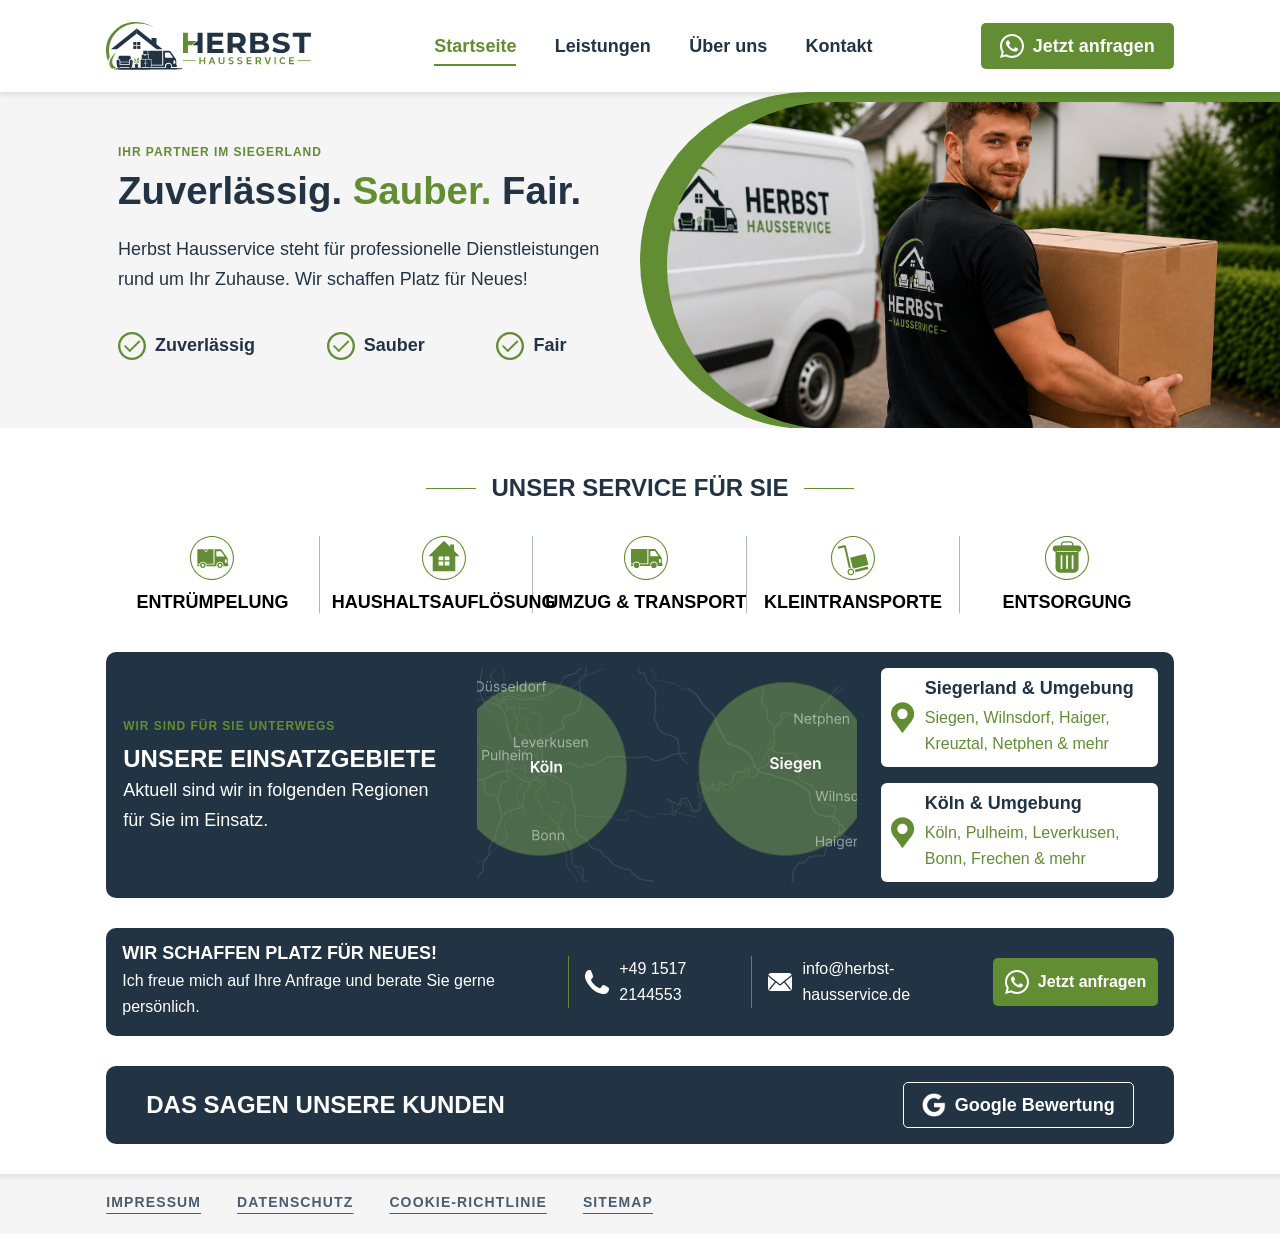
<file: index.html>
﻿<!doctype html>
<html lang="de">
  <head>
    <meta charset="utf-8" />
    <meta name="viewport" content="width=device-width, initial-scale=1" />
    <meta
      name="description"
      content="Herbst Hausservice steht für professionelle Dienstleistungen rund um Ihr Zuhause."
    />
    <title>Herbst Hausservice</title>
    <link rel="stylesheet" href="./styles/index.css" />
  </head>
  <body class="home-page">
    <header class="site-header">
      <a class="brand" href="./index.html" aria-label="Herbst Hausservice Startseite">
        <img class="brand-logo" src="./assets/exported-svg/icons/logo.svg" alt="Herbst Hausservice" />
      </a>

      <nav class="main-nav" aria-label="Hauptnavigation">
        <a class="is-active" href="./index.html">Startseite</a>
        <a href="./leistungen.html">Leistungen</a>
        <a href="./ueber-uns.html">Über uns</a>
        <a href="./kontakt.html">Kontakt</a>
      </nav>

      <a class="button button-header" href="https://wa.me/4915172144553">
        <img src="./assets/exported-svg/icons/Icon_WhatsApp_24.svg" alt="" />
        Jetzt anfragen
      </a>
    </header>

    <main>
      <section class="hero">
        <div class="hero-copy">
          <p class="overline">Ihr Partner im Siegerland</p>
          <h1>Zuverlässig. <span>Sauber.</span> Fair.</h1>
          <p>
            Herbst Hausservice steht für professionelle Dienstleistungen rund
            um Ihr Zuhause. Wir schaffen Platz für Neues!
          </p>
        
          <ul class="slogan-list" aria-label="Unsere Werte">
            <li><img src="./assets/exported-svg/icons/Icon_Haken_24.svg" alt="" />Zuverlässig</li>
            <li><img src="./assets/exported-svg/icons/Icon_Haken_24.svg" alt="" />Sauber</li>
            <li><img src="./assets/exported-svg/icons/Icon_Haken_24.svg" alt="" />Fair</li>
          </ul>
        </div>

        <div class="hero-media" aria-label="Herbst Hausservice Einsatzfoto">
          <img src="./assets/images/home-image.png" alt="Mitarbeiter von Herbst Hausservice vor Transporter" />
        </div>
      </section>

      <section class="content-panel">
        <div class="section-title">
          <span></span>
          <h2>Unser Service für Sie</h2>
          <span></span>
        </div>

        <div class="service-strip" aria-label="Leistungen">
          <a class="service-item" href="./leistungen.html">
            <span class="service-icon">
              <img src="./assets/exported-svg/icons/Icon_Entruempelung_44.svg" alt="" />
            </span>
            <strong>Entrümpelung</strong>
          </a>
          <a class="service-item" href="./leistungen.html">
            <span class="service-icon">
              <img src="./assets/exported-svg/icons/Icon_Haushaltsauflösung_44.svg" alt="" />
            </span>
            <strong>Haushaltsauflösung</strong>
          </a>
          <a class="service-item" href="./leistungen.html">
            <span class="service-icon">
              <img src="./assets/exported-svg/icons/Icon_Umzug_44.svg" alt="" />
            </span>
            <strong>Umzug & Transport</strong>
          </a>
          <a class="service-item" href="./leistungen.html">
            <span class="service-icon">
              <img src="./assets/exported-svg/icons/Icon_Kleintransporte_44.svg" alt="" />
            </span>
            <strong>Kleintransporte</strong>
          </a>
          <a class="service-item" href="./leistungen.html">
            <span class="service-icon">
              <img src="./assets/exported-svg/icons/Icon_Entsorgung_44.svg" alt="" />
            </span>
            <strong>Entsorgung</strong>
          </a>
        </div>

        <section class="service-area" aria-labelledby="service-area-title">
          <div class="service-area-copy">
            <p class="overline">Wir sind für Sie unterwegs</p>
            <h2 id="service-area-title">Unsere Einsatzgebiete</h2>
            <p>Aktuell sind wir in folgenden Regionen für Sie im Einsatz.</p>
          </div>

          <div class="map-visual" aria-hidden="true">
          </div>

          <div class="area-cards">
            <article>
              <img src="./assets/exported-svg/icons/Icon_Pinnadel_32.svg" alt="" />
              <div>
                <h3>Siegerland & Umgebung</h3>
                <p>Siegen, Wilnsdorf, Haiger, Kreuztal, Netphen & mehr</p>
              </div>
            </article>
            <article>
              <img src="./assets/exported-svg/icons/Icon_Pinnadel_32.svg" alt="" />
              <div>
                <h3>Köln & Umgebung</h3>
                <p>Köln, Pulheim, Leverkusen, Bonn, Frechen & mehr</p>
              </div>
            </article>
          </div>
        </section>

        <section class="contact-bar" aria-label="Kontakt">
          <div class="bar-copy">
            <strong>Wir schaffen Platz für Neues!</strong>
            <span>Ich freue mich auf Ihre Anfrage und berate Sie gerne persönlich.</span>
          </div>
          <a href="tel:+4915172144553">
            <img src="./assets/exported-svg/icons/Icon_Telefon_24.svg" alt="" />
            +49 1517 2144553
          </a>
          <a href="mailto:info@herbst-hausservice.de">
            <img src="./assets/exported-svg/icons/Icon_Mail_32.svg" alt="" />
            info@herbst-hausservice.de
          </a>
          <a class="button button-primary" href="https://wa.me/4915172144553">
            <img src="./assets/exported-svg/icons/Icon_WhatsApp_24.svg" alt="" />
            Jetzt anfragen
          </a>
        </section>

        <section class="review-bar" aria-label="Google Bewertungen">
          <h2>Das sagen unsere Kunden</h2>
          <a class="button button-outline" href="#"><img src="./assets/exported-svg/icons/Icon_Google_24.svg" alt="" />Google Bewertung</a>
        </section>
      </section>
    </main>

    <footer class="site-footer">
      <a href="./impressum.html">Impressum</a>
      <a href="./datenschutz.html">Datenschutz</a>
      <a href="./cookie-richtlinie.html">Cookie-Richtlinie</a>
      <a href="./sitemap.html">Sitemap</a>
    </footer>
  </body>
</html>
</file>
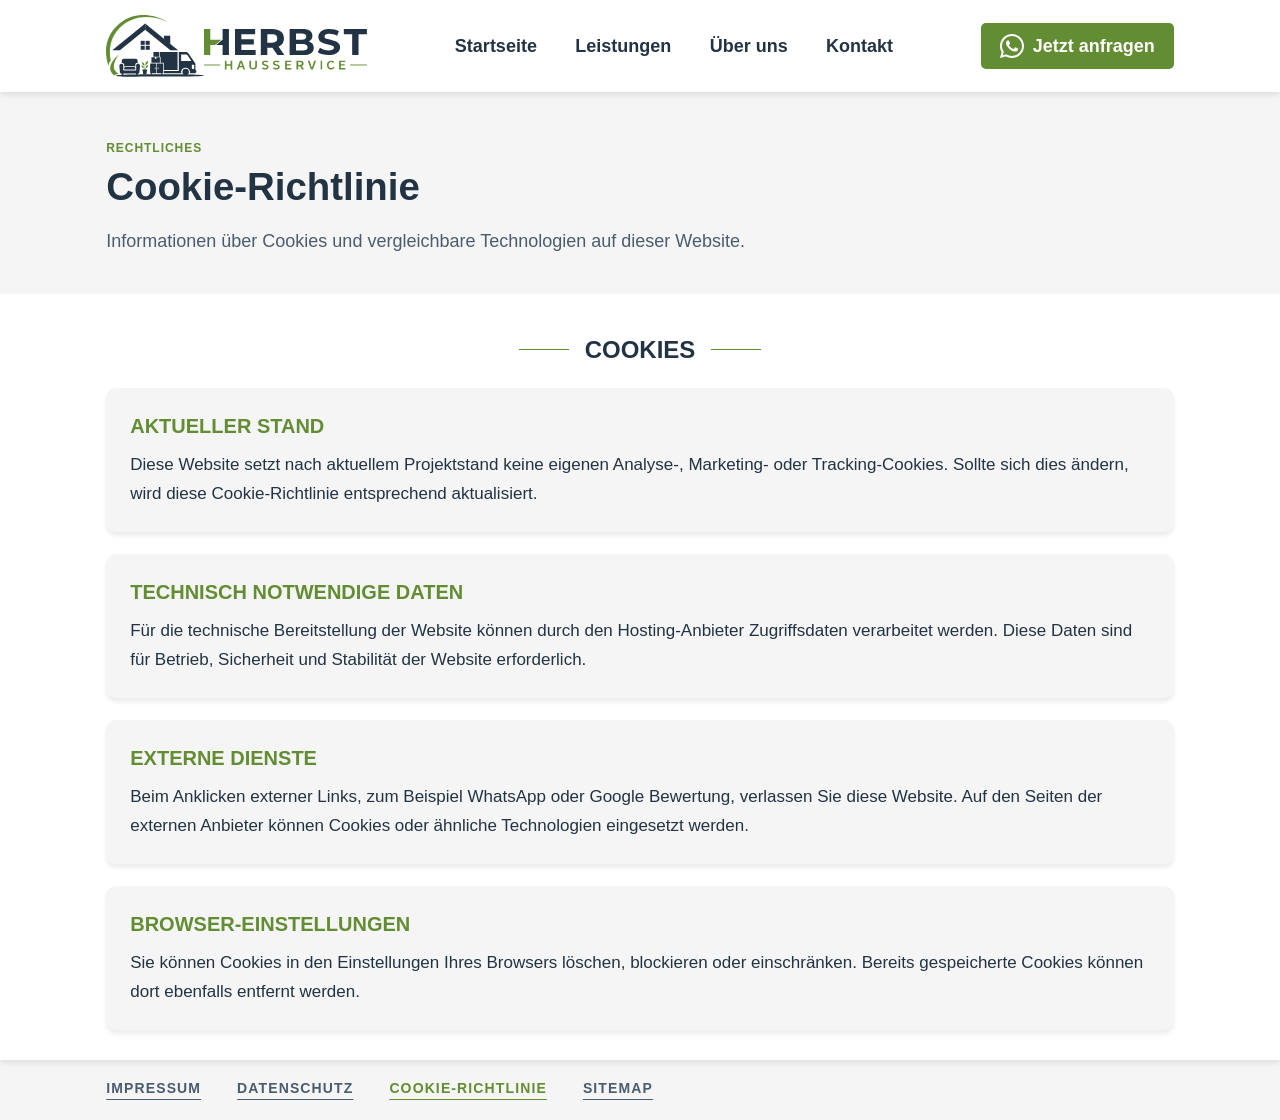
<file: cookie-richtlinie.html>
﻿<!doctype html>
<html lang="de">
  <head>
    <meta charset="utf-8" />
    <meta name="viewport" content="width=device-width, initial-scale=1" />
    <meta
      name="description"
      content="Cookie-Richtlinie von Herbst Hausservice mit Informationen zu technisch notwendigen Cookies und externen Diensten."
    />
    <title>Cookie-Richtlinie | Herbst Hausservice</title>
    <link rel="stylesheet" href="./styles/index.css" />
  </head>
  <body class="legal-page">
    <header class="site-header">
      <a class="brand" href="./index.html" aria-label="Herbst Hausservice Startseite">
        <img class="brand-logo" src="./assets/exported-svg/icons/logo.svg" alt="Herbst Hausservice" />
      </a>

      <nav class="main-nav" aria-label="Hauptnavigation">
        <a href="./index.html">Startseite</a>
        <a href="./leistungen.html">Leistungen</a>
        <a href="./ueber-uns.html">Über uns</a>
        <a href="./kontakt.html">Kontakt</a>
      </nav>

      <a class="button button-header" href="https://wa.me/4915172144553">
        <img src="./assets/exported-svg/icons/Icon_WhatsApp_24.svg" alt="" />
        Jetzt anfragen
      </a>
    </header>

    <main>
      <section class="legal-hero">
        <p class="overline">Rechtliches</p>
        <h1>Cookie-Richtlinie</h1>
        <p>Informationen über Cookies und vergleichbare Technologien auf dieser Website.</p>
      </section>

      <section class="content-panel legal-content" aria-labelledby="cookie-title">
        <div class="section-title">
          <span></span>
          <h2 id="cookie-title">Cookies</h2>
          <span></span>
        </div>

        <article class="legal-card">
          <h3>Aktueller Stand</h3>
          <p>
            Diese Website setzt nach aktuellem Projektstand keine eigenen Analyse-, Marketing- oder Tracking-Cookies.
            Sollte sich dies ändern, wird diese Cookie-Richtlinie entsprechend aktualisiert.
          </p>
        </article>

        <article class="legal-card">
          <h3>Technisch notwendige Daten</h3>
          <p>
            Für die technische Bereitstellung der Website können durch den Hosting-Anbieter Zugriffsdaten verarbeitet
            werden. Diese Daten sind für Betrieb, Sicherheit und Stabilität der Website erforderlich.
          </p>
        </article>

        <article class="legal-card">
          <h3>Externe Dienste</h3>
          <p>
            Beim Anklicken externer Links, zum Beispiel WhatsApp oder Google Bewertung, verlassen Sie diese Website.
            Auf den Seiten der externen Anbieter können Cookies oder ähnliche Technologien eingesetzt werden.
          </p>
        </article>

        <article class="legal-card">
          <h3>Browser-Einstellungen</h3>
          <p>
            Sie können Cookies in den Einstellungen Ihres Browsers löschen, blockieren oder einschränken. Bereits
            gespeicherte Cookies können dort ebenfalls entfernt werden.
          </p>
        </article>
      </section>
    </main>

    <footer class="site-footer">
      <a href="./impressum.html">Impressum</a>
      <a href="./datenschutz.html">Datenschutz</a>
      <a class="is-active" href="./cookie-richtlinie.html">Cookie-Richtlinie</a>
      <a href="./sitemap.html">Sitemap</a>
    </footer>
  </body>
</html>
</file>
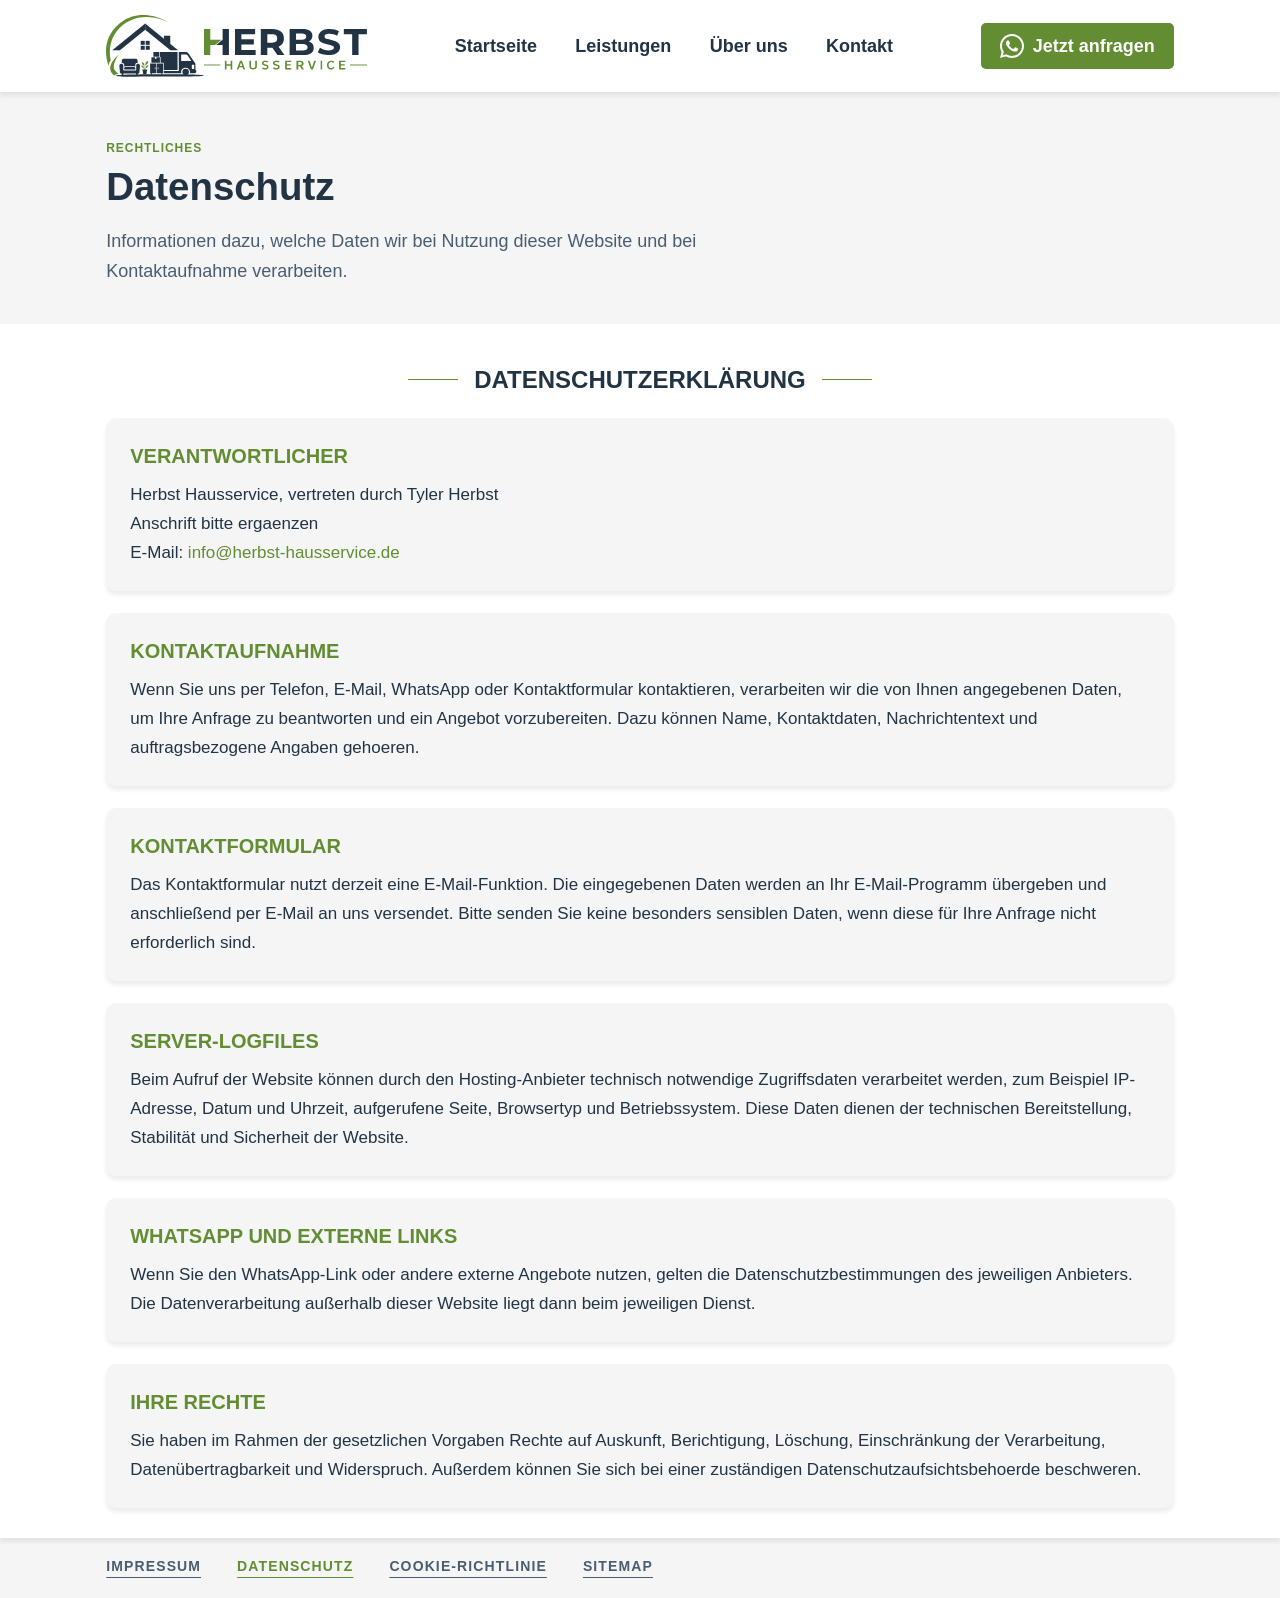
<file: datenschutz.html>
﻿<!doctype html>
<html lang="de">
  <head>
    <meta charset="utf-8" />
    <meta name="viewport" content="width=device-width, initial-scale=1" />
    <meta
      name="description"
      content="Datenschutzerklärung von Herbst Hausservice mit Informationen zur Kontaktaufnahme und Datenverarbeitung."
    />
    <title>Datenschutz | Herbst Hausservice</title>
    <link rel="stylesheet" href="./styles/index.css" />
  </head>
  <body class="legal-page">
    <header class="site-header">
      <a class="brand" href="./index.html" aria-label="Herbst Hausservice Startseite">
        <img class="brand-logo" src="./assets/exported-svg/icons/logo.svg" alt="Herbst Hausservice" />
      </a>

      <nav class="main-nav" aria-label="Hauptnavigation">
        <a href="./index.html">Startseite</a>
        <a href="./leistungen.html">Leistungen</a>
        <a href="./ueber-uns.html">Über uns</a>
        <a href="./kontakt.html">Kontakt</a>
      </nav>

      <a class="button button-header" href="https://wa.me/4915172144553">
        <img src="./assets/exported-svg/icons/Icon_WhatsApp_24.svg" alt="" />
        Jetzt anfragen
      </a>
    </header>

    <main>
      <section class="legal-hero">
        <p class="overline">Rechtliches</p>
        <h1>Datenschutz</h1>
        <p>Informationen dazu, welche Daten wir bei Nutzung dieser Website und bei Kontaktaufnahme verarbeiten.</p>
      </section>

      <section class="content-panel legal-content" aria-labelledby="datenschutz-title">
        <div class="section-title">
          <span></span>
          <h2 id="datenschutz-title">Datenschutzerklärung</h2>
          <span></span>
        </div>

        <article class="legal-card">
          <h3>Verantwortlicher</h3>
          <p>
            Herbst Hausservice, vertreten durch Tyler Herbst<br />
            Anschrift bitte ergaenzen<br />
            E-Mail: <a href="mailto:info@herbst-hausservice.de">info@herbst-hausservice.de</a>
          </p>
        </article>

        <article class="legal-card">
          <h3>Kontaktaufnahme</h3>
          <p>
            Wenn Sie uns per Telefon, E-Mail, WhatsApp oder Kontaktformular kontaktieren, verarbeiten wir die von Ihnen
            angegebenen Daten, um Ihre Anfrage zu beantworten und ein Angebot vorzubereiten. Dazu können Name,
            Kontaktdaten, Nachrichtentext und auftragsbezogene Angaben gehoeren.
          </p>
        </article>

        <article class="legal-card">
          <h3>Kontaktformular</h3>
          <p>
            Das Kontaktformular nutzt derzeit eine E-Mail-Funktion. Die eingegebenen Daten werden an Ihr E-Mail-Programm
            übergeben und anschließend per E-Mail an uns versendet. Bitte senden Sie keine besonders sensiblen Daten,
            wenn diese für Ihre Anfrage nicht erforderlich sind.
          </p>
        </article>

        <article class="legal-card">
          <h3>Server-Logfiles</h3>
          <p>
            Beim Aufruf der Website können durch den Hosting-Anbieter technisch notwendige Zugriffsdaten verarbeitet
            werden, zum Beispiel IP-Adresse, Datum und Uhrzeit, aufgerufene Seite, Browsertyp und Betriebssystem. Diese
            Daten dienen der technischen Bereitstellung, Stabilität und Sicherheit der Website.
          </p>
        </article>

        <article class="legal-card">
          <h3>WhatsApp und externe Links</h3>
          <p>
            Wenn Sie den WhatsApp-Link oder andere externe Angebote nutzen, gelten die Datenschutzbestimmungen des
            jeweiligen Anbieters. Die Datenverarbeitung außerhalb dieser Website liegt dann beim jeweiligen Dienst.
          </p>
        </article>

        <article class="legal-card">
          <h3>Ihre Rechte</h3>
          <p>
            Sie haben im Rahmen der gesetzlichen Vorgaben Rechte auf Auskunft, Berichtigung, Löschung, Einschränkung
            der Verarbeitung, Datenübertragbarkeit und Widerspruch. Außerdem können Sie sich bei einer zuständigen
            Datenschutzaufsichtsbehoerde beschweren.
          </p>
        </article>
      </section>
    </main>

    <footer class="site-footer">
      <a href="./impressum.html">Impressum</a>
      <a class="is-active" href="./datenschutz.html">Datenschutz</a>
      <a href="./cookie-richtlinie.html">Cookie-Richtlinie</a>
      <a href="./sitemap.html">Sitemap</a>
    </footer>
  </body>
</html>
</file>
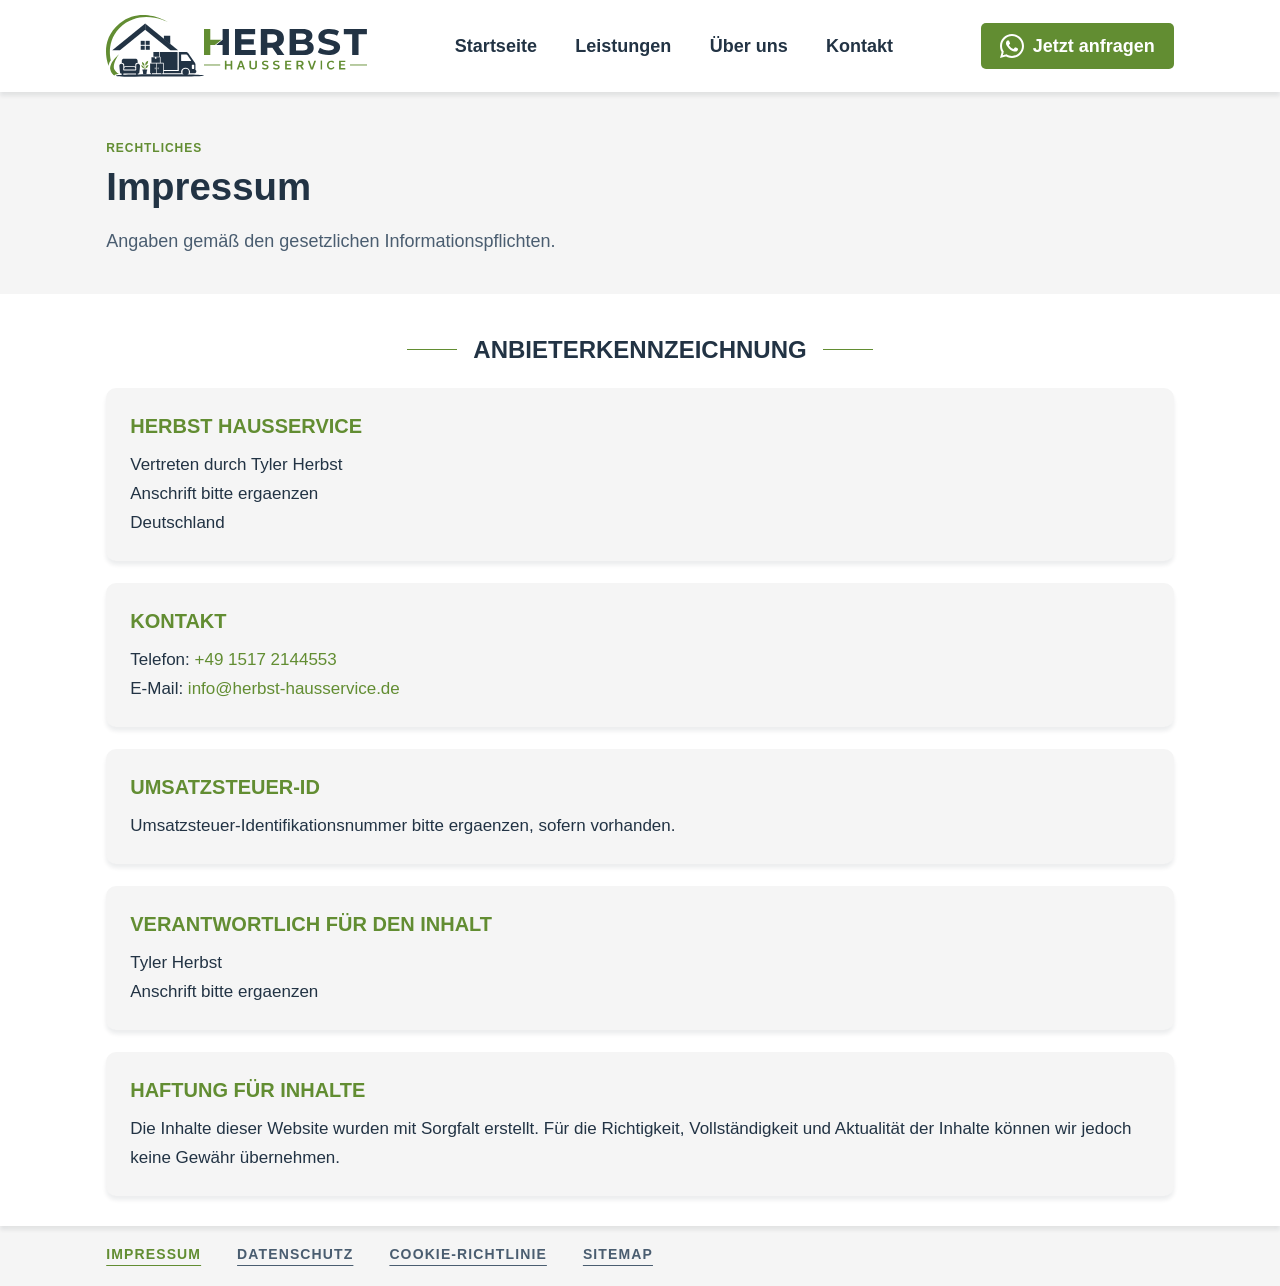
<file: impressum.html>
﻿<!doctype html>
<html lang="de">
  <head>
    <meta charset="utf-8" />
    <meta name="viewport" content="width=device-width, initial-scale=1" />
    <meta
      name="description"
      content="Impressum von Herbst Hausservice mit Anbieterkennzeichnung und Kontaktinformationen."
    />
    <title>Impressum | Herbst Hausservice</title>
    <link rel="stylesheet" href="./styles/index.css" />
  </head>
  <body class="legal-page">
    <header class="site-header">
      <a class="brand" href="./index.html" aria-label="Herbst Hausservice Startseite">
        <img class="brand-logo" src="./assets/exported-svg/icons/logo.svg" alt="Herbst Hausservice" />
      </a>

      <nav class="main-nav" aria-label="Hauptnavigation">
        <a href="./index.html">Startseite</a>
        <a href="./leistungen.html">Leistungen</a>
        <a href="./ueber-uns.html">Über uns</a>
        <a href="./kontakt.html">Kontakt</a>
      </nav>

      <a class="button button-header" href="https://wa.me/4915172144553">
        <img src="./assets/exported-svg/icons/Icon_WhatsApp_24.svg" alt="" />
        Jetzt anfragen
      </a>
    </header>

    <main>
      <section class="legal-hero">
        <p class="overline">Rechtliches</p>
        <h1>Impressum</h1>
        <p>Angaben gemäß den gesetzlichen Informationspflichten.</p>
      </section>

      <section class="content-panel legal-content" aria-labelledby="impressum-title">
        <div class="section-title">
          <span></span>
          <h2 id="impressum-title">Anbieterkennzeichnung</h2>
          <span></span>
        </div>

        <article class="legal-card">
          <h3>Herbst Hausservice</h3>
          <p>
            Vertreten durch Tyler Herbst<br />
            Anschrift bitte ergaenzen<br />
            Deutschland
          </p>
        </article>

        <article class="legal-card">
          <h3>Kontakt</h3>
          <p>
            Telefon: <a href="tel:+4915172144553">+49 1517 2144553</a><br />
            E-Mail: <a href="mailto:info@herbst-hausservice.de">info@herbst-hausservice.de</a>
          </p>
        </article>

        <article class="legal-card">
          <h3>Umsatzsteuer-ID</h3>
          <p>Umsatzsteuer-Identifikationsnummer bitte ergaenzen, sofern vorhanden.</p>
        </article>

        <article class="legal-card">
          <h3>Verantwortlich für den Inhalt</h3>
          <p>
            Tyler Herbst<br />
            Anschrift bitte ergaenzen
          </p>
        </article>

        <article class="legal-card">
          <h3>Haftung für Inhalte</h3>
          <p>
            Die Inhalte dieser Website wurden mit Sorgfalt erstellt. Für die Richtigkeit,
            Vollständigkeit und Aktualität der Inhalte können wir jedoch keine Gewähr übernehmen.
          </p>
        </article>
      </section>
    </main>

    <footer class="site-footer">
      <a class="is-active" href="./impressum.html">Impressum</a>
      <a href="./datenschutz.html">Datenschutz</a>
      <a href="./cookie-richtlinie.html">Cookie-Richtlinie</a>
      <a href="./sitemap.html">Sitemap</a>
    </footer>
  </body>
</html>
</file>
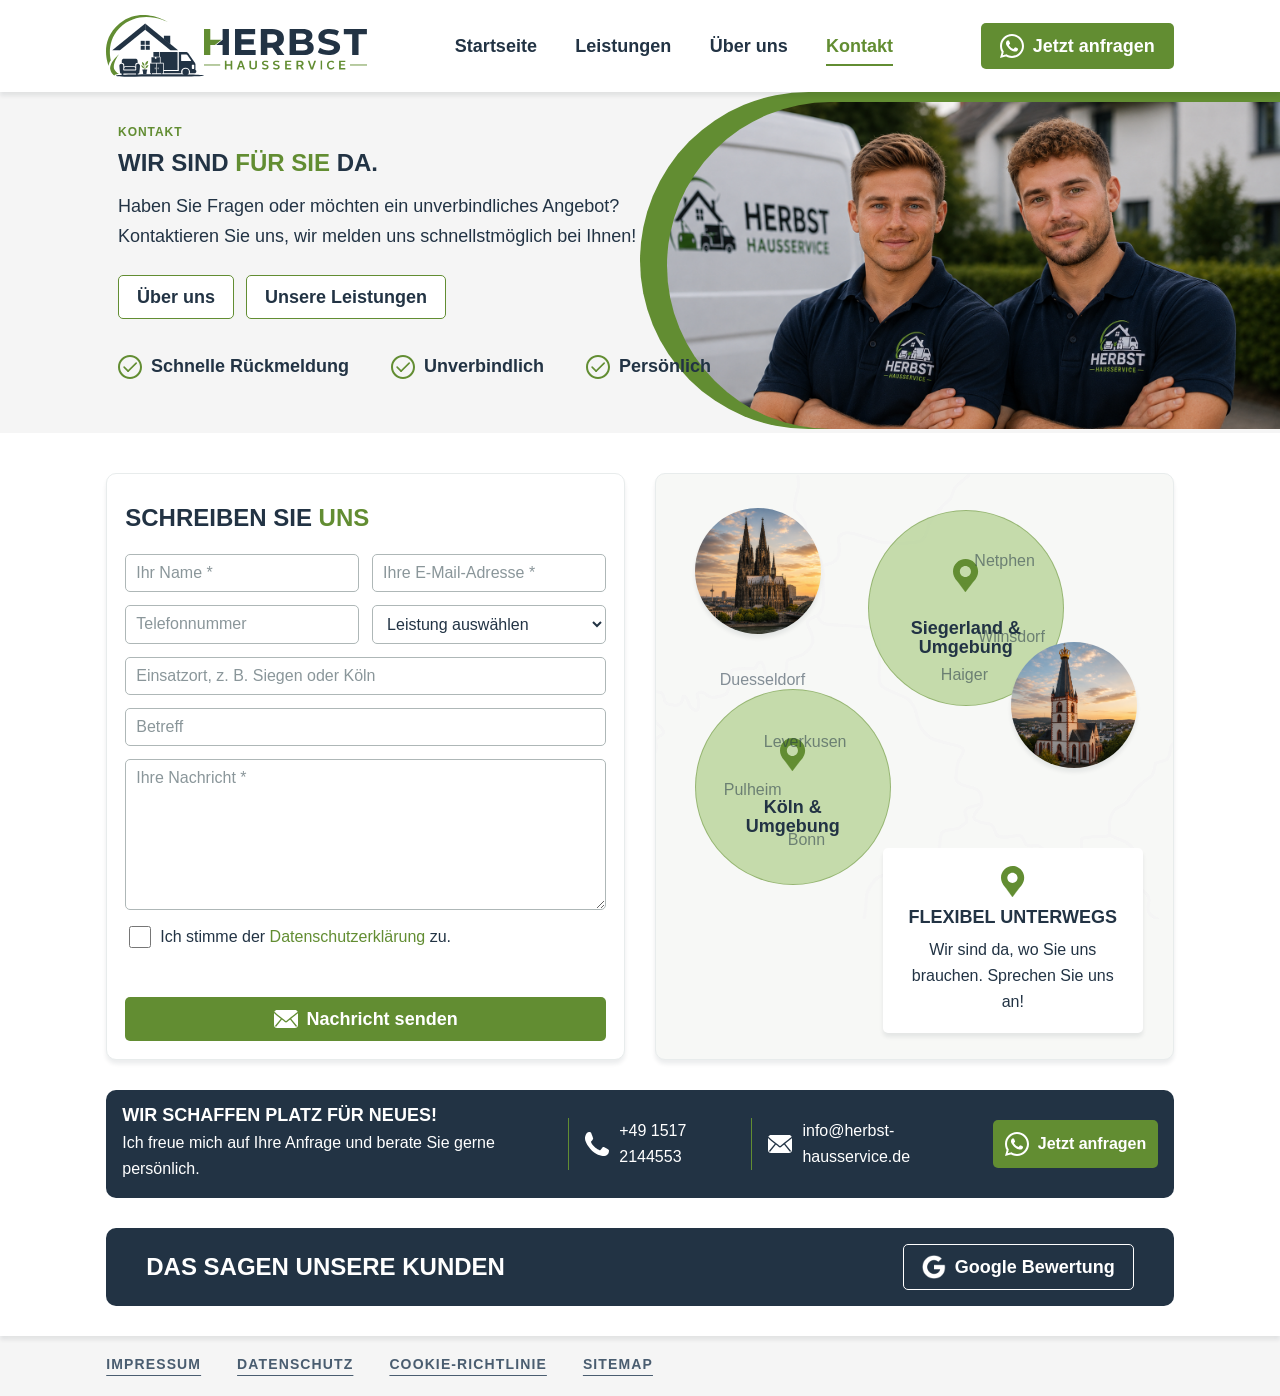
<file: kontakt.html>
﻿<!doctype html>
<html lang="de">
  <head>
    <meta charset="utf-8" />
    <meta name="viewport" content="width=device-width, initial-scale=1" />
    <meta
      name="description"
      content="Kontakt zu Herbst Hausservice: Fragen stellen, Angebot anfordern und schnell Rückmeldung erhalten."
    />
    <title>Kontakt | Herbst Hausservice</title>
    <link rel="stylesheet" href="./styles/index.css" />
  </head>
  <body class="contact-page">
    <header class="site-header">
      <a class="brand" href="./index.html" aria-label="Herbst Hausservice Startseite">
        <img class="brand-logo" src="./assets/exported-svg/icons/logo.svg" alt="Herbst Hausservice" />
      </a>

      <nav class="main-nav" aria-label="Hauptnavigation">
        <a href="./index.html">Startseite</a>
        <a href="./leistungen.html">Leistungen</a>
        <a href="./ueber-uns.html">Über uns</a>
        <a class="is-active" href="./kontakt.html">Kontakt</a>
      </nav>

      <a class="button button-header" href="https://wa.me/4915172144553">
        <img src="./assets/exported-svg/icons/Icon_WhatsApp_24.svg" alt="" />
        Jetzt anfragen
      </a>
    </header>

    <main>
      <section class="hero">
        <div class="hero-copy">
          <p class="overline">Kontakt</p>
          <h1>Wir sind <span>für Sie</span> da.</h1>
          <p>
            Haben Sie Fragen oder möchten ein unverbindliches Angebot?
            Kontaktieren Sie uns, wir melden uns schnellstmöglich bei Ihnen!
          </p>
          <div class="hero-actions contact-hero-actions">
            <a class="button button-secondary" href="./ueber-uns.html">Über uns</a>
            <a class="button button-secondary" href="./leistungen.html">Unsere Leistungen</a>
          </div>
          <ul class="slogan-list" aria-label="Kontaktvorteile">
            <li><img src="./assets/exported-svg/icons/Icon_Haken_24.svg" alt="" />Schnelle Rückmeldung</li>
            <li><img src="./assets/exported-svg/icons/Icon_Haken_24.svg" alt="" />Unverbindlich</li>
            <li><img src="./assets/exported-svg/icons/Icon_Haken_24.svg" alt="" />Persönlich</li>
          </ul>
        </div>

        <div class="hero-media" aria-label="Herbst Hausservice Kontakt">
          <img src="./assets/images/kontakt.png" alt="Mitarbeiter von Herbst Hausservice vor Transporter" />
        </div>
      </section>

      <section class="content-panel">
        <div class="section-title contact-mobile-title">
          <span></span>
          <h2>So erreichen Sie uns</h2>
          <span></span>
        </div>

        <a class="button button-primary contact-whatsapp" href="https://wa.me/4915172144553">
          <img src="./assets/exported-svg/icons/Icon_WhatsApp_24.svg" alt="" />
          über WhatsApp
        </a>

        <div class="contact-grid">
          <section class="contact-form-card" aria-labelledby="contact-form-title">
            <h2 id="contact-form-title">Schreiben Sie <span>uns</span></h2>
            <form class="contact-form" id="contact-form" data-contact-form novalidate>
              <div class="form-row">
                <label>
                  <span>Ihr Name *</span>
                  <input type="text" name="name" placeholder="Ihr Name *" autocomplete="name" required />
                </label>
                <label>
                  <span>Ihre E-Mail-Adresse *</span>
                  <input type="email" name="email" placeholder="Ihre E-Mail-Adresse *" autocomplete="email" required />
                </label>
              </div>
              <div class="form-row">
                <label>
                  <span>Telefonnummer</span>
                  <input type="tel" name="telefon" placeholder="Telefonnummer" autocomplete="tel" />
                </label>
                <label>
                  <span>Gewünschte Leistung</span>
                  <select name="leistung">
                    <option value="">Leistung auswählen</option>
                    <option value="Entrümpelung">Entrümpelung</option>
                    <option value="Haushaltsauflösung">Haushaltsauflösung</option>
                    <option value="Umzug & Transport">Umzug & Transport</option>
                    <option value="Kleintransporte">Kleintransporte</option>
                    <option value="Sperrmüll & Entsorgung">Sperrmüll & Entsorgung</option>
                    <option value="Sonstiges">Sonstiges</option>
                  </select>
                </label>
              </div>
              <label>
                <span>Einsatzort</span>
                <input type="text" name="ort" placeholder="Einsatzort, z. B. Siegen oder Köln" autocomplete="address-level2" />
              </label>
              <label>
                <span>Betreff</span>
                <input type="text" name="betreff" placeholder="Betreff" />
              </label>
              <label>
                <span>Ihre Nachricht *</span>
                <textarea name="nachricht" placeholder="Ihre Nachricht *" rows="6" required></textarea>
              </label>
              <label class="privacy-check">
                <input type="checkbox" name="datenschutz" required />
                <span>Ich stimme der <a href="./datenschutz.html">Datenschutzerklärung</a> zu.</span>
              </label>
              <label class="form-honeypot" aria-hidden="true">
                <span>Bitte frei lassen</span>
                <input type="text" name="website" tabindex="-1" autocomplete="off" />
              </label>
              <p class="form-status" data-form-status role="status" aria-live="polite"></p>
              <button class="button button-primary" type="submit">
                <img src="./assets/exported-svg/icons/Icon_Mail_32.svg" alt="" />
                Nachricht senden
              </button>
            </form>
          </section>

          <section class="contact-map-card" aria-labelledby="contact-map-title">
            <div class="map-visual" aria-hidden="true">
              <div class="contact-round-image contact-round-cologne">
                <img src="./assets/images/cologne.png" alt="" />
              </div>
              <div class="contact-region contact-region-siegerland">
                <img src="./assets/exported-svg/icons/Icon_Pinnadel_32.svg" alt="" />
                <strong>Siegerland &<br />Umgebung</strong>
                <span class="region-place region-netphen">Netphen</span>
                <span class="region-place region-wilnsdorf">Wilnsdorf</span>
                <span class="region-place region-haiger">Haiger</span>
              </div>
              <div class="contact-region contact-region-cologne">
                <img src="./assets/exported-svg/icons/Icon_Pinnadel_32.svg" alt="" />
                <strong>Köln &<br />Umgebung</strong>
                <span class="region-place region-duesseldorf">Duesseldorf</span>
                <span class="region-place region-leverkusen">Leverkusen</span>
                <span class="region-place region-pulheim">Pulheim</span>
                <span class="region-place region-bonn">Bonn</span>
              </div>
              <div class="contact-round-image contact-round-siegerland">
                <img src="./assets/images/siegen.png" alt="" />
              </div>
            </div>
            <article class="contact-info-card">
              <img src="./assets/exported-svg/icons/Icon_Pinnadel_32.svg" alt="" />
              <h2 id="contact-map-title">Flexibel unterwegs</h2>
              <p>Wir sind da, wo Sie uns brauchen. Sprechen Sie uns an!</p>
            </article>
          </section>
        </div>

        <section class="contact-bar" aria-label="Kontakt">
          <div class="bar-copy">
            <strong>Wir schaffen Platz für Neues!</strong>
            <span>Ich freue mich auf Ihre Anfrage und berate Sie gerne persönlich.</span>
          </div>
          <a href="tel:+4915172144553">
            <img src="./assets/exported-svg/icons/Icon_Telefon_24.svg" alt="" />
            +49 1517 2144553
          </a>
          <a href="mailto:info@herbst-hausservice.de">
            <img src="./assets/exported-svg/icons/Icon_Mail_32.svg" alt="" />
            info@herbst-hausservice.de
          </a>
          <a class="button button-primary" href="https://wa.me/4915172144553">
            <img src="./assets/exported-svg/icons/Icon_WhatsApp_24.svg" alt="" />
            Jetzt anfragen
          </a>
        </section>

        <section class="review-bar" aria-label="Google Bewertungen">
          <h2>Das sagen unsere Kunden</h2>
          <a class="button button-outline" href="#"><img src="./assets/exported-svg/icons/Icon_Google_24.svg" alt="" />Google Bewertung</a>
        </section>
      </section>
    </main>

    <footer class="site-footer">
      <a href="./impressum.html">Impressum</a>
      <a href="./datenschutz.html">Datenschutz</a>
      <a href="./cookie-richtlinie.html">Cookie-Richtlinie</a>
      <a href="./sitemap.html">Sitemap</a>
    </footer>
    <script src="./scripts/contact.js" defer></script>
  </body>
</html>
</file>
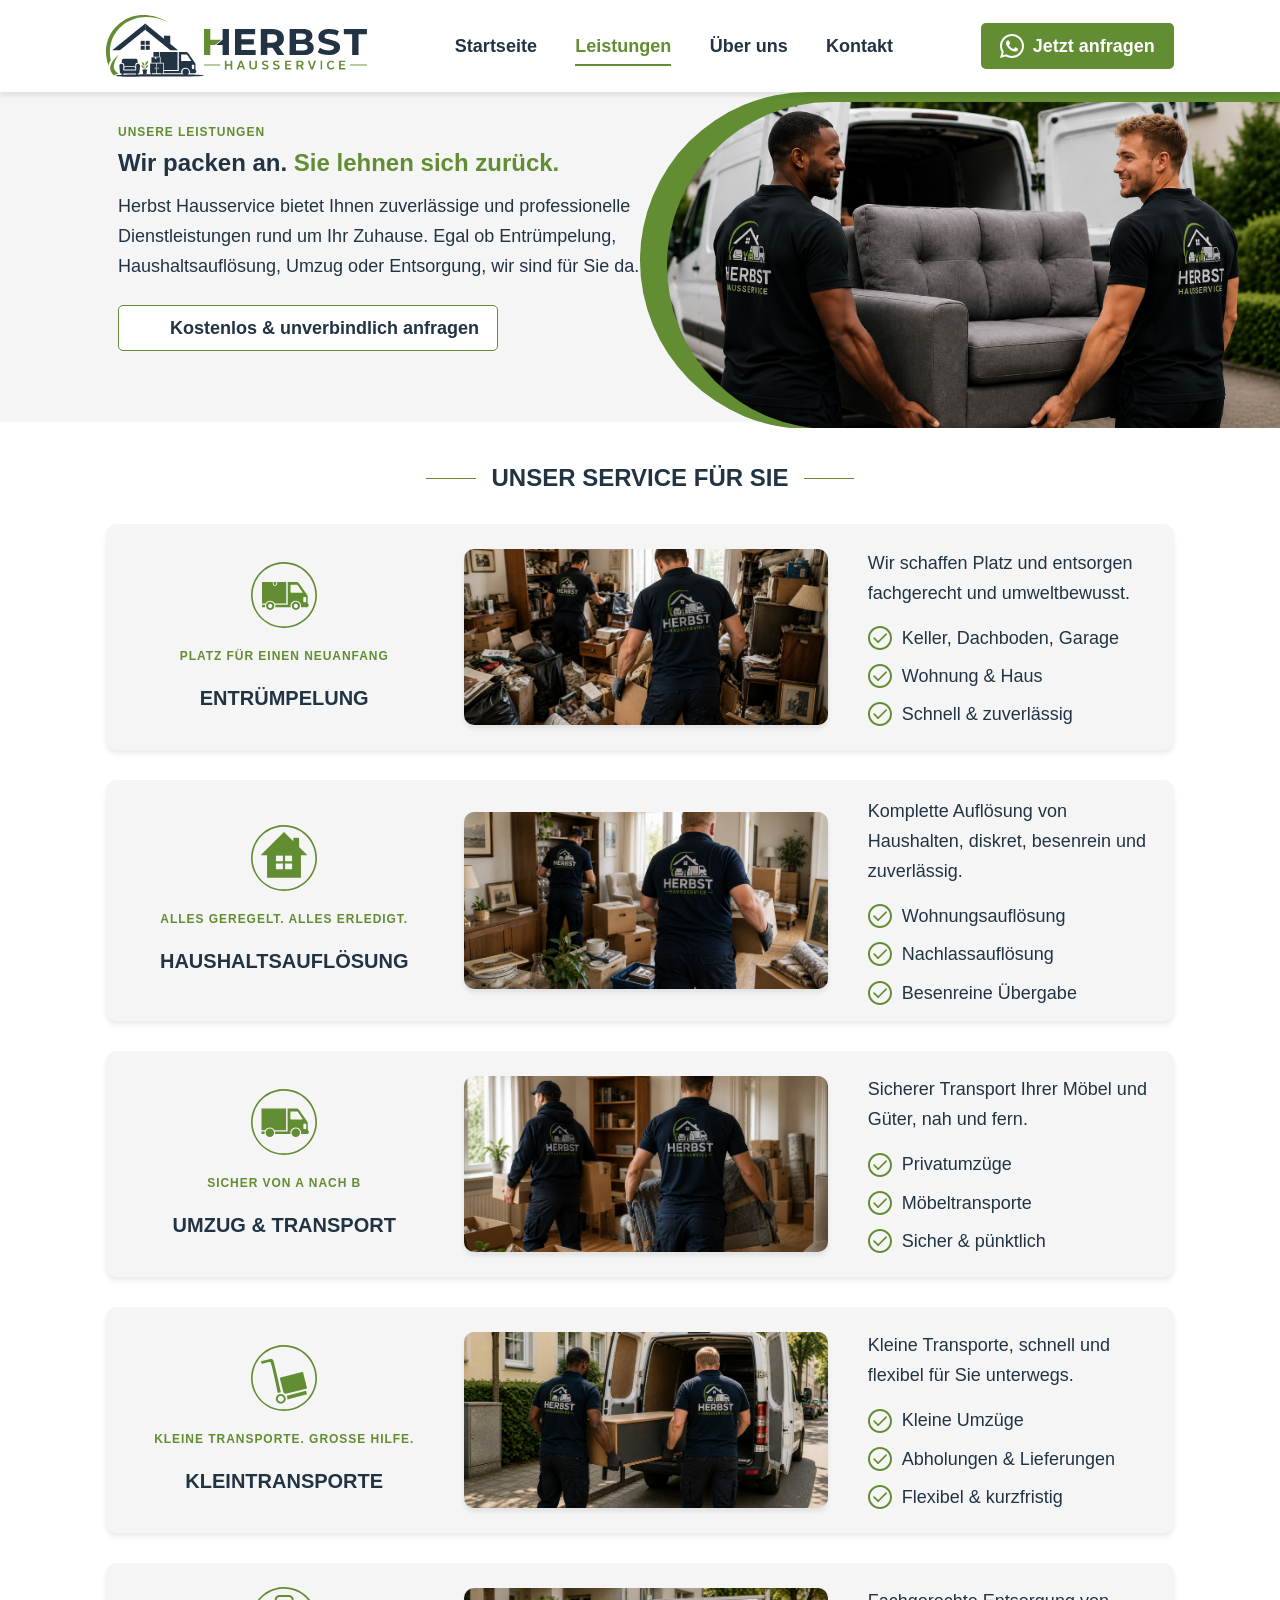
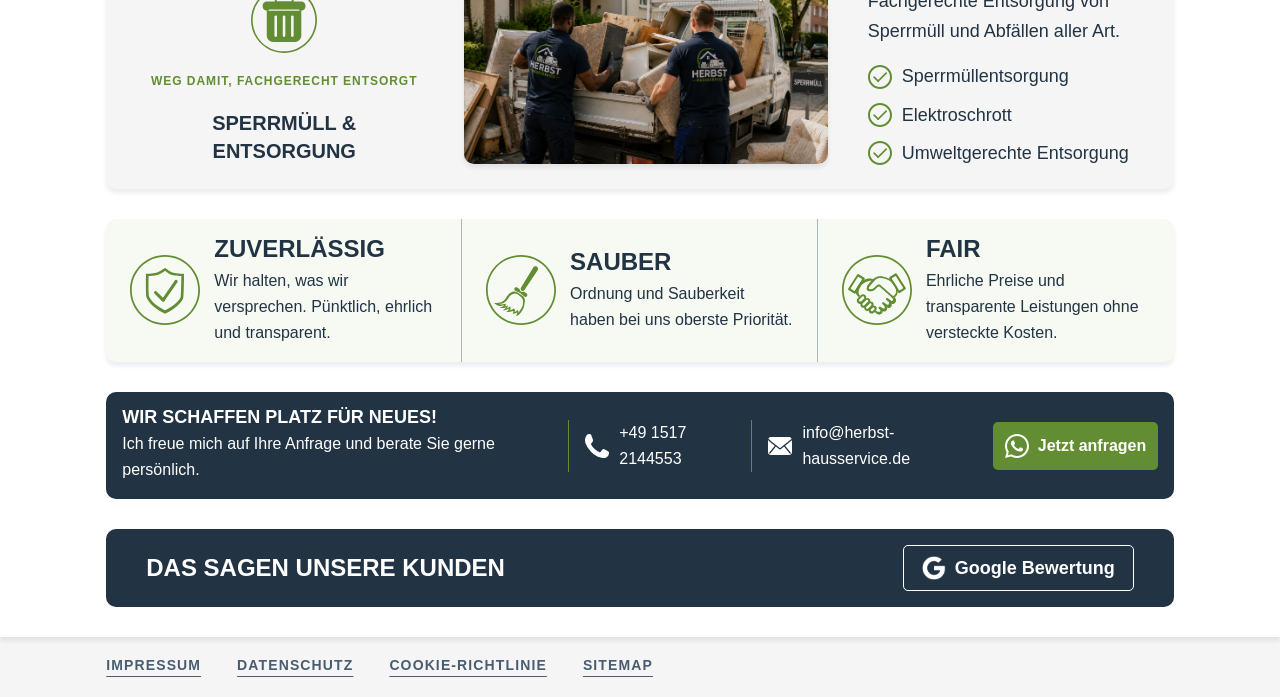
<file: leistungen.html>
﻿<!doctype html>
<html lang="de">
  <head>
    <meta charset="utf-8" />
    <meta name="viewport" content="width=device-width, initial-scale=1" />
    <meta
      name="description"
      content="Herbst Hausservice Leistungen: Entrümpelung, Haushaltsauflösung, Umzug, Kleintransporte und Entsorgung."
    />
    <title>Leistungen | Herbst Hausservice</title>
    <link rel="stylesheet" href="./styles/index.css" />
  </head>
  <body class="services-page">
    <header class="site-header">
      <a class="brand" href="./index.html" aria-label="Herbst Hausservice Startseite">
        <img class="brand-logo" src="./assets/exported-svg/icons/logo.svg" alt="Herbst Hausservice" />
      </a>

      <nav class="main-nav" aria-label="Hauptnavigation">
        <a href="./index.html">Startseite</a>
        <a class="is-active" href="./leistungen.html">Leistungen</a>
        <a href="./ueber-uns.html">Über uns</a>
        <a href="./kontakt.html">Kontakt</a>
      </nav>

      <a class="button button-header" href="https://wa.me/4915172144553">
        <img src="./assets/exported-svg/icons/Icon_WhatsApp_24.svg" alt="" />
        Jetzt anfragen
      </a>
    </header>

    <main>
      <section class="hero">
        <div class="hero-copy">
          <p class="overline">Unsere Leistungen</p>
          <h1>Wir packen an. <span>Sie lehnen sich zurück.</span></h1>
          <p>
            Herbst Hausservice bietet Ihnen zuverlässige und professionelle
            Dienstleistungen rund um Ihr Zuhause. Egal ob Entrümpelung,
            Haushaltsauflösung, Umzug oder Entsorgung, wir sind für Sie da.
          </p>
          <div class="hero-actions">
            <a class="button button-secondary" href="./kontakt.html">
              <img src="./assets/exported-svg/icons/Icon_WhatsApp_24.svg" alt="" />
              Kostenlos & unverbindlich anfragen
            </a>
          </div>
        </div>

        <div class="hero-media" aria-label="Herbst Hausservice Leistungseinsatz">
          <img src="./assets/images/leistung_home.png" alt="Herbst Hausservice Mitarbeiter beim Transport" />
        </div>
      </section>

      <section class="content-panel">
        <div class="section-title">
          <span></span>
          <h2>Unser Service für Sie</h2>
          <span></span>
        </div>

        <div class="services-list">
          <article class="service-detail">
            <div class="service-detail-heading">
              <img src="./assets/exported-svg/icons/Icon_Entruempelung_66.svg" alt="" />
              <p class="overline">Platz für einen Neuanfang</p>
              <h3>Entrümpelung</h3>
            </div>
            <div class="service-detail-media">
              <img src="./assets/images/leistung-entruempelung.png" alt="Entrümpelter Raum mit Möbeln und Kartons" />
            </div>
            <div class="service-detail-body">
              <p>Wir schaffen Platz und entsorgen fachgerecht und umweltbewusst.</p>
              <ul class="check-list">
                <li><img src="./assets/exported-svg/icons/Icon_Haken_24.svg" alt="" />Keller, Dachboden, Garage</li>
                <li><img src="./assets/exported-svg/icons/Icon_Haken_24.svg" alt="" />Wohnung & Haus</li>
                <li><img src="./assets/exported-svg/icons/Icon_Haken_24.svg" alt="" />Schnell & zuverlässig</li>
              </ul>
            </div>
          </article>

          <article class="service-detail">
            <div class="service-detail-heading">
              <img src="./assets/exported-svg/icons/Icon_Haushaltsauflösung_66.svg" alt="" />
              <p class="overline">Alles geregelt. Alles erledigt.</p>
              <h3>Haushaltsauflösung</h3>
            </div>
            <div class="service-detail-media">
              <img src="./assets/images/leistung-haushaltsaufloesung.png" alt="Kartons und Hausrat bei Haushaltsauflösung" />
            </div>
            <div class="service-detail-body">
              <p>Komplette Auflösung von Haushalten, diskret, besenrein und zuverlässig.</p>
              <ul class="check-list">
                <li><img src="./assets/exported-svg/icons/Icon_Haken_24.svg" alt="" />Wohnungsauflösung</li>
                <li><img src="./assets/exported-svg/icons/Icon_Haken_24.svg" alt="" />Nachlassauflösung</li>
                <li><img src="./assets/exported-svg/icons/Icon_Haken_24.svg" alt="" />Besenreine Übergabe</li>
              </ul>
            </div>
          </article>

          <article class="service-detail">
            <div class="service-detail-heading">
              <img src="./assets/exported-svg/icons/Icon_Umzug_44.svg" alt="" />
              <p class="overline">Sicher von A nach B</p>
              <h3>Umzug & Transport</h3>
            </div>
            <div class="service-detail-media">
              <img src="./assets/images/leistung-umzug.png" alt="Mitarbeiter verladen Kartons in Transporter" />
            </div>
            <div class="service-detail-body">
              <p>Sicherer Transport Ihrer Möbel und Güter, nah und fern.</p>
              <ul class="check-list">
                <li><img src="./assets/exported-svg/icons/Icon_Haken_24.svg" alt="" />Privatumzüge</li>
                <li><img src="./assets/exported-svg/icons/Icon_Haken_24.svg" alt="" />Möbeltransporte</li>
                <li><img src="./assets/exported-svg/icons/Icon_Haken_24.svg" alt="" />Sicher & pünktlich</li>
              </ul>
            </div>
          </article>

          <article class="service-detail">
            <div class="service-detail-heading">
              <img src="./assets/exported-svg/icons/Icon_Kleintransporte_66.svg" alt="" />
              <p class="overline">Kleine Transporte. Große Hilfe.</p>
              <h3>Kleintransporte</h3>
            </div>
            <div class="service-detail-media">
              <img src="./assets/images/leistung-kleintransporte.png" alt="Karton auf Sackkarre vor Transporter" />
            </div>
            <div class="service-detail-body">
              <p>Kleine Transporte, schnell und flexibel für Sie unterwegs.</p>
              <ul class="check-list">
                <li><img src="./assets/exported-svg/icons/Icon_Haken_24.svg" alt="" />Kleine Umzüge</li>
                <li><img src="./assets/exported-svg/icons/Icon_Haken_24.svg" alt="" />Abholungen & Lieferungen</li>
                <li><img src="./assets/exported-svg/icons/Icon_Haken_24.svg" alt="" />Flexibel & kurzfristig</li>
              </ul>
            </div>
          </article>

          <article class="service-detail">
            <div class="service-detail-heading">
              <img src="./assets/exported-svg/icons/Icon_Entsorgung_66.svg" alt="" />
              <p class="overline">Weg damit, fachgerecht entsorgt</p>
              <h3>Sperrmüll & Entsorgung</h3>
            </div>
            <div class="service-detail-media">
              <img src="./assets/images/leistungen-hero.png" alt="Sperrmüll und Kartons zur Entsorgung" />
            </div>
            <div class="service-detail-body">
              <p>Fachgerechte Entsorgung von Sperrmüll und Abfällen aller Art.</p>
              <ul class="check-list">
                <li><img src="./assets/exported-svg/icons/Icon_Haken_24.svg" alt="" />Sperrmüllentsorgung</li>
                <li><img src="./assets/exported-svg/icons/Icon_Haken_24.svg" alt="" />Elektroschrott</li>
                <li><img src="./assets/exported-svg/icons/Icon_Haken_24.svg" alt="" />Umweltgerechte Entsorgung</li>
              </ul>
            </div>
          </article>
        </div>

        <section class="promise-strip" aria-label="Unsere Versprechen">
          <article class="promise-item">
            <img class="promise-icon" src="./assets/exported-svg/icons/Icon_Zuverlaessig_70.svg" alt="" />
            <div>
              <h3>Zuverlässig</h3>
              <p>Wir halten, was wir versprechen. Pünktlich, ehrlich und transparent.</p>
            </div>
          </article>
          <article class="promise-item">
            <img class="promise-icon" src="./assets/exported-svg/icons/Icon_Sauber_70.svg" alt="" />
            <div>
              <h3>Sauber</h3>
              <p>Ordnung und Sauberkeit haben bei uns oberste Priorität.</p>
            </div>
          </article>
          <article class="promise-item">
            <img class="promise-icon" src="./assets/exported-svg/icons/Icon_Hand_70.svg" alt="" />
            <div>
              <h3>Fair</h3>
              <p>Ehrliche Preise und transparente Leistungen ohne versteckte Kosten.</p>
            </div>
          </article>
        </section>

        <section class="contact-bar" aria-label="Kontakt">
          <div class="bar-copy">
            <strong>Wir schaffen Platz für Neues!</strong>
            <span>Ich freue mich auf Ihre Anfrage und berate Sie gerne persönlich.</span>
          </div>
          <a href="tel:+4915172144553">
            <img src="./assets/exported-svg/icons/Icon_Telefon_24.svg" alt="" />
            +49 1517 2144553
          </a>
          <a href="mailto:info@herbst-hausservice.de">
            <img src="./assets/exported-svg/icons/Icon_Mail_32.svg" alt="" />
            info@herbst-hausservice.de
          </a>
          <a class="button button-primary" href="https://wa.me/4915172144553">
            <img src="./assets/exported-svg/icons/Icon_WhatsApp_24.svg" alt="" />
            Jetzt anfragen
          </a>
        </section>

        <section class="review-bar" aria-label="Google Bewertungen">
          <h2>Das sagen unsere Kunden</h2>
          <a class="button button-outline" href="#"><img src="./assets/exported-svg/icons/Icon_Google_24.svg" alt="" />Google Bewertung</a>
        </section>
      </section>
    </main>

    <footer class="site-footer">
      <a href="./impressum.html">Impressum</a>
      <a href="./datenschutz.html">Datenschutz</a>
      <a href="./cookie-richtlinie.html">Cookie-Richtlinie</a>
      <a href="./sitemap.html">Sitemap</a>
    </footer>
  </body>
</html>
</file>
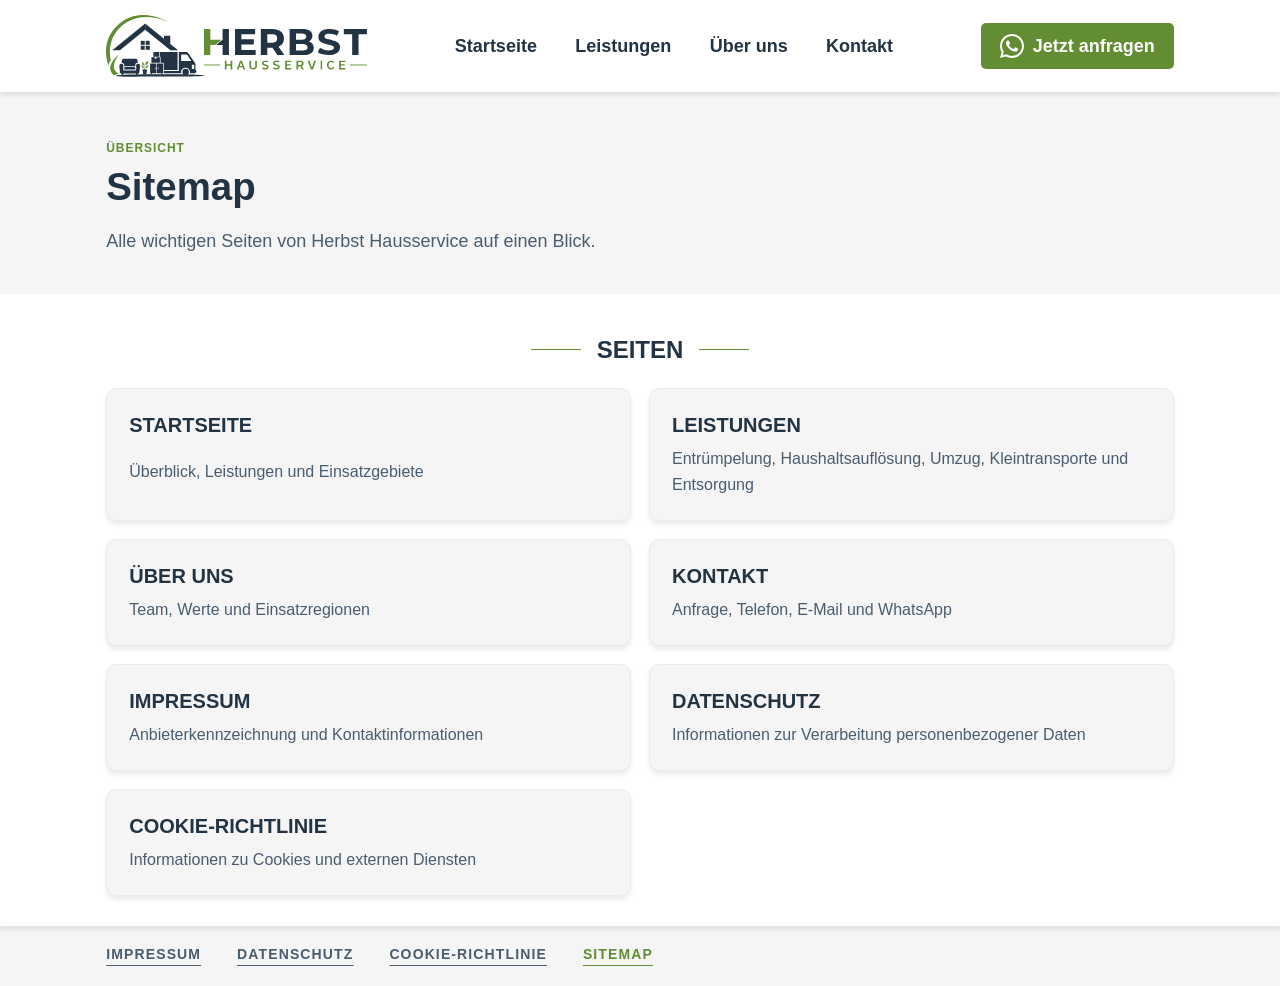
<file: sitemap.html>
﻿<!doctype html>
<html lang="de">
  <head>
    <meta charset="utf-8" />
    <meta name="viewport" content="width=device-width, initial-scale=1" />
    <meta
      name="description"
      content="Sitemap von Herbst Hausservice mit allen wichtigen Seiten im Überblick."
    />
    <title>Sitemap | Herbst Hausservice</title>
    <link rel="stylesheet" href="./styles/index.css" />
  </head>
  <body class="legal-page sitemap-page">
    <header class="site-header">
      <a class="brand" href="./index.html" aria-label="Herbst Hausservice Startseite">
        <img class="brand-logo" src="./assets/exported-svg/icons/logo.svg" alt="Herbst Hausservice" />
      </a>

      <nav class="main-nav" aria-label="Hauptnavigation">
        <a href="./index.html">Startseite</a>
        <a href="./leistungen.html">Leistungen</a>
        <a href="./ueber-uns.html">Über uns</a>
        <a href="./kontakt.html">Kontakt</a>
      </nav>

      <a class="button button-header" href="https://wa.me/4915172144553">
        <img src="./assets/exported-svg/icons/Icon_WhatsApp_24.svg" alt="" />
        Jetzt anfragen
      </a>
    </header>

    <main>
      <section class="legal-hero">
        <p class="overline">Übersicht</p>
        <h1>Sitemap</h1>
        <p>Alle wichtigen Seiten von Herbst Hausservice auf einen Blick.</p>
      </section>

      <section class="content-panel legal-content" aria-labelledby="sitemap-title">
        <div class="section-title">
          <span></span>
          <h2 id="sitemap-title">Seiten</h2>
          <span></span>
        </div>

        <nav class="sitemap-list" aria-label="Sitemap">
          <a href="./index.html">
            <strong>Startseite</strong>
            <span>Überblick, Leistungen und Einsatzgebiete</span>
          </a>
          <a href="./leistungen.html">
            <strong>Leistungen</strong>
            <span>Entrümpelung, Haushaltsauflösung, Umzug, Kleintransporte und Entsorgung</span>
          </a>
          <a href="./ueber-uns.html">
            <strong>Über uns</strong>
            <span>Team, Werte und Einsatzregionen</span>
          </a>
          <a href="./kontakt.html">
            <strong>Kontakt</strong>
            <span>Anfrage, Telefon, E-Mail und WhatsApp</span>
          </a>
          <a href="./impressum.html">
            <strong>Impressum</strong>
            <span>Anbieterkennzeichnung und Kontaktinformationen</span>
          </a>
          <a href="./datenschutz.html">
            <strong>Datenschutz</strong>
            <span>Informationen zur Verarbeitung personenbezogener Daten</span>
          </a>
          <a href="./cookie-richtlinie.html">
            <strong>Cookie-Richtlinie</strong>
            <span>Informationen zu Cookies und externen Diensten</span>
          </a>
        </nav>
      </section>
    </main>

    <footer class="site-footer">
      <a href="./impressum.html">Impressum</a>
      <a href="./datenschutz.html">Datenschutz</a>
      <a href="./cookie-richtlinie.html">Cookie-Richtlinie</a>
      <a class="is-active" href="./sitemap.html">Sitemap</a>
    </footer>
  </body>
</html>
</file>
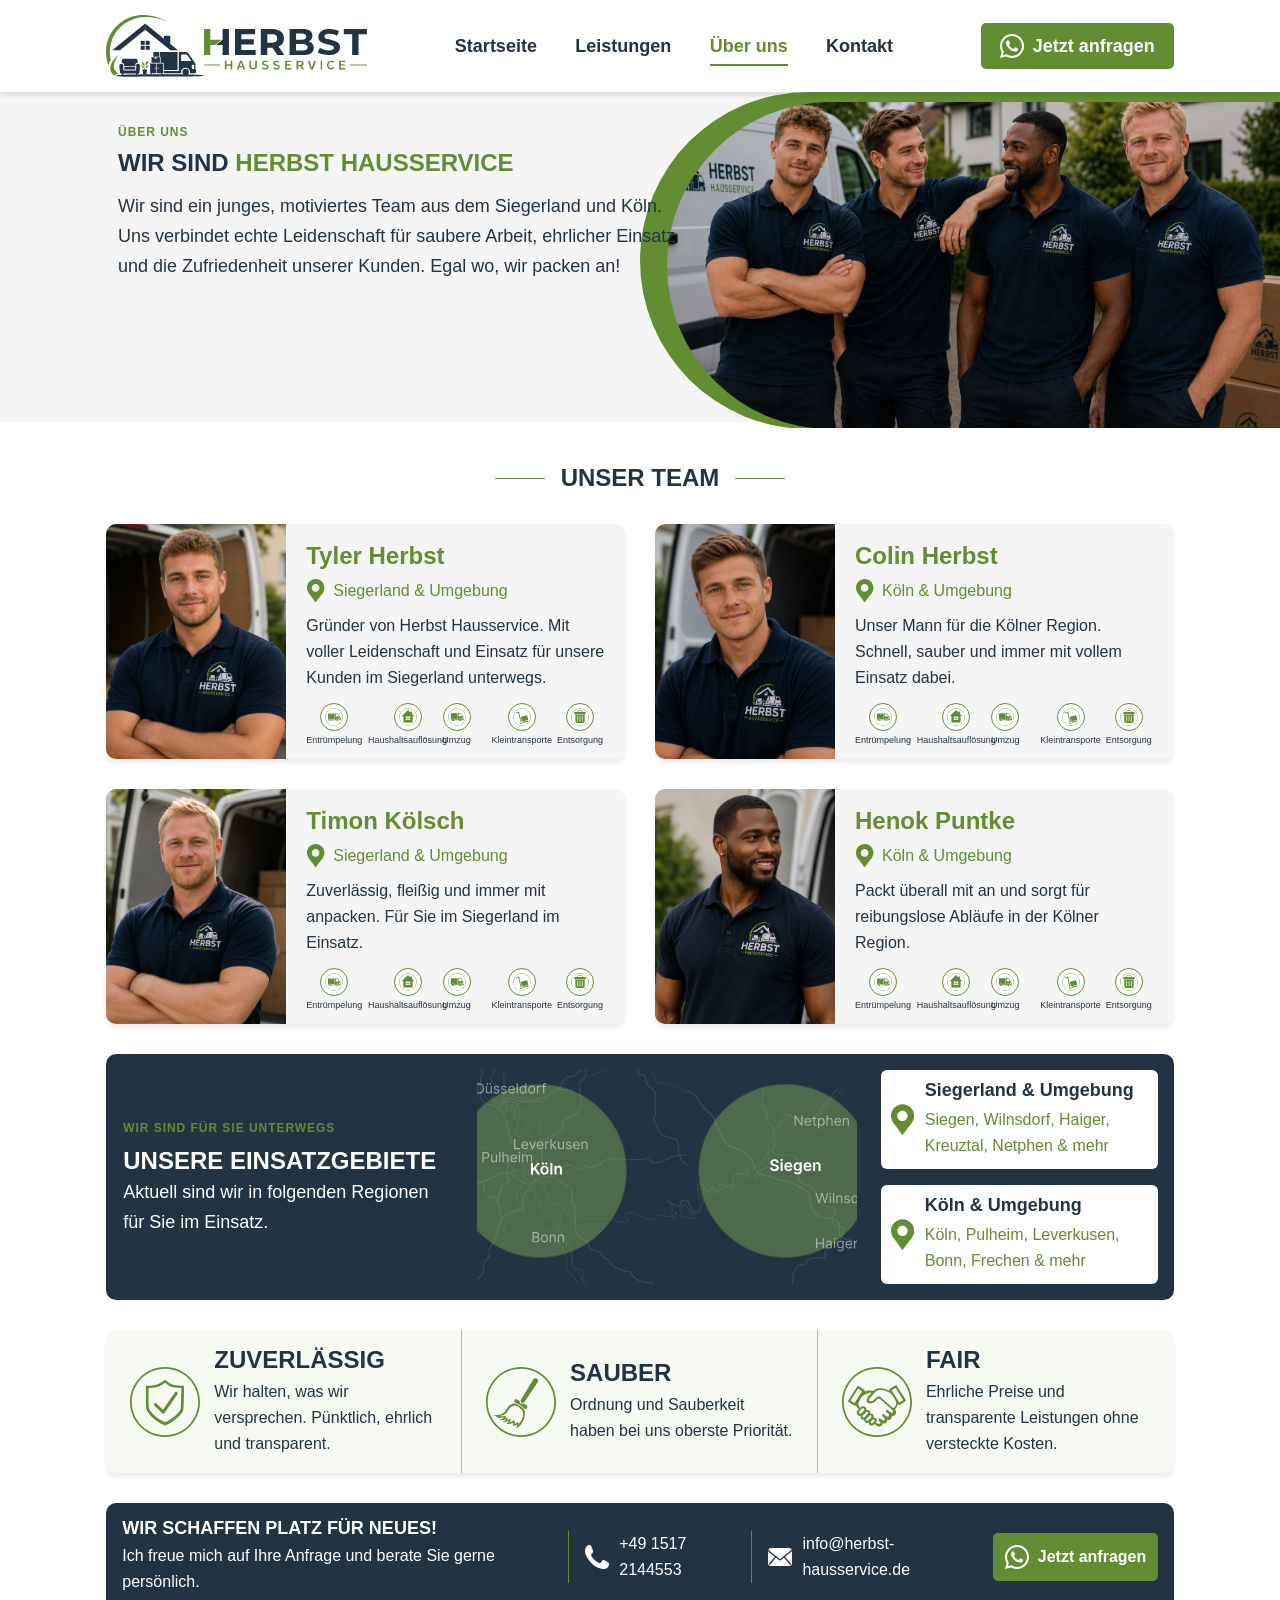
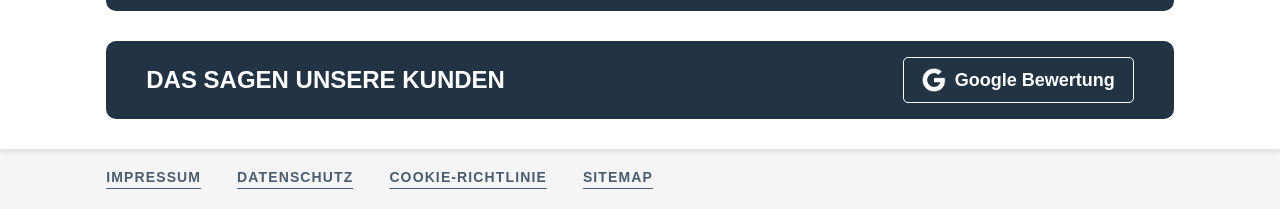
<file: ueber-uns.html>
﻿<!doctype html>
<html lang="de">
  <head>
    <meta charset="utf-8" />
    <meta name="viewport" content="width=device-width, initial-scale=1" />
    <meta
      name="description"
      content="Über Herbst Hausservice: Lernen Sie unser Team und unsere Werte kennen."
    />
    <title>Über uns | Herbst Hausservice</title>
    <link rel="stylesheet" href="./styles/index.css" />
  </head>
  <body class="about-page">
    <header class="site-header">
      <a class="brand" href="./index.html" aria-label="Herbst Hausservice Startseite">
        <img class="brand-logo" src="./assets/exported-svg/icons/logo.svg" alt="Herbst Hausservice" />
      </a>

      <nav class="main-nav" aria-label="Hauptnavigation">
        <a href="./index.html">Startseite</a>
        <a href="./leistungen.html">Leistungen</a>
        <a class="is-active" href="./ueber-uns.html">Über uns</a>
        <a href="./kontakt.html">Kontakt</a>
      </nav>

      <a class="button button-header" href="https://wa.me/4915172144553">
        <img src="./assets/exported-svg/icons/Icon_WhatsApp_24.svg" alt="" />
        Jetzt anfragen
      </a>
    </header>

    <main>
      <section class="hero">
        <div class="hero-copy">
          <p class="overline">Über uns</p>
          <h1>Wir sind <span>Herbst Hausservice</span></h1>
          <p>
            Wir sind ein junges, motiviertes Team aus dem Siegerland und Köln.
            Uns verbindet echte Leidenschaft für saubere Arbeit, ehrlicher
            Einsatz und die Zufriedenheit unserer Kunden. Egal wo, wir packen an!
          </p>
        </div>

        <div class="hero-media" aria-label="Team von Herbst Hausservice">
          <img src="./assets/images/team.png" alt="Herbst Hausservice Team im Einsatz" />
        </div>
      </section>

      <section class="content-panel">
        <div class="section-title">
          <span></span>
          <h2>Unser Team</h2>
          <span></span>
        </div>

        <div class="team-grid">
          <article class="team-card">
            <div class="team-photo">
              <img src="./assets/images/tyler.png" alt="Tyler Herbst von Herbst Hausservice" />
            </div>
            <div class="team-content">
              <h3>Tyler Herbst</h3>
              <p class="team-location">
                <img src="./assets/exported-svg/icons/Icon_Pinnadel_32.svg" alt="" />
                Siegerland & Umgebung
              </p>
              <p>
                Gründer von Herbst Hausservice. Mit voller Leidenschaft und
                Einsatz für unsere Kunden im Siegerland unterwegs.
              </p>
              <ul class="team-services" aria-label="Tätigkeitsbereiche">
                <li><img src="./assets/exported-svg/icons/Icon_Entruempelung_24.svg" alt="" /><span>Entrümpelung</span></li>
                <li><img src="./assets/exported-svg/icons/Icon_Haushaltsauflösung_24.svg" alt="" /><span>Haushaltsauflösung</span></li>
                <li><img src="./assets/exported-svg/icons/Icon_Umzug_24.svg" alt="" /><span>Umzug</span></li>
                <li><img src="./assets/exported-svg/icons/Icon_Kleintransporte_24.svg" alt="" /><span>Kleintransporte</span></li>
                <li><img src="./assets/exported-svg/icons/Icon_Entsorgung_24.svg" alt="" /><span>Entsorgung</span></li>
              </ul>
            </div>
          </article>

          <article class="team-card">
            <div class="team-photo">
              <img src="./assets/images/colin.png" alt="Colin Herbst von Herbst Hausservice" />
            </div>
            <div class="team-content">
              <h3>Colin Herbst</h3>
              <p class="team-location">
                <img src="./assets/exported-svg/icons/Icon_Pinnadel_32.svg" alt="" />
                Köln & Umgebung
              </p>
              <p>
                Unser Mann für die Kölner Region. Schnell, sauber und immer
                mit vollem Einsatz dabei.
              </p>
              <ul class="team-services" aria-label="Tätigkeitsbereiche">
                <li><img src="./assets/exported-svg/icons/Icon_Entruempelung_24.svg" alt="" /><span>Entrümpelung</span></li>
                <li><img src="./assets/exported-svg/icons/Icon_Haushaltsauflösung_24.svg" alt="" /><span>Haushaltsauflösung</span></li>
                <li><img src="./assets/exported-svg/icons/Icon_Umzug_24.svg" alt="" /><span>Umzug</span></li>
                <li><img src="./assets/exported-svg/icons/Icon_Kleintransporte_24.svg" alt="" /><span>Kleintransporte</span></li>
                <li><img src="./assets/exported-svg/icons/Icon_Entsorgung_24.svg" alt="" /><span>Entsorgung</span></li>
              </ul>
            </div>
          </article>

          <article class="team-card">
            <div class="team-photo">
              <img src="./assets/images/timon.png" alt="Timon Koelsch von Herbst Hausservice" />
            </div>
            <div class="team-content">
              <h3>Timon Kölsch</h3>
              <p class="team-location">
                <img src="./assets/exported-svg/icons/Icon_Pinnadel_32.svg" alt="" />
                Siegerland & Umgebung
              </p>
              <p>
                Zuverlässig, fleißig und immer mit anpacken. Für Sie im
                Siegerland im Einsatz.
              </p>
              <ul class="team-services" aria-label="Tätigkeitsbereiche">
                <li><img src="./assets/exported-svg/icons/Icon_Entruempelung_24.svg" alt="" /><span>Entrümpelung</span></li>
                <li><img src="./assets/exported-svg/icons/Icon_Haushaltsauflösung_24.svg" alt="" /><span>Haushaltsauflösung</span></li>
                <li><img src="./assets/exported-svg/icons/Icon_Umzug_24.svg" alt="" /><span>Umzug</span></li>
                <li><img src="./assets/exported-svg/icons/Icon_Kleintransporte_24.svg" alt="" /><span>Kleintransporte</span></li>
                <li><img src="./assets/exported-svg/icons/Icon_Entsorgung_24.svg" alt="" /><span>Entsorgung</span></li>
              </ul>
            </div>
          </article>

          <article class="team-card">
            <div class="team-photo">
              <img src="./assets/images/henok.png" alt="Henok Puntke von Herbst Hausservice" />
            </div>
            <div class="team-content">
              <h3>Henok Puntke</h3>
              <p class="team-location">
                <img src="./assets/exported-svg/icons/Icon_Pinnadel_32.svg" alt="" />
                Köln & Umgebung
              </p>
              <p>
                Packt überall mit an und sorgt für reibungslose Abläufe in
                der Kölner Region.
              </p>
              <ul class="team-services" aria-label="Tätigkeitsbereiche">
                <li><img src="./assets/exported-svg/icons/Icon_Entruempelung_24.svg" alt="" /><span>Entrümpelung</span></li>
                <li><img src="./assets/exported-svg/icons/Icon_Haushaltsauflösung_24.svg" alt="" /><span>Haushaltsauflösung</span></li>
                <li><img src="./assets/exported-svg/icons/Icon_Umzug_24.svg" alt="" /><span>Umzug</span></li>
                <li><img src="./assets/exported-svg/icons/Icon_Kleintransporte_24.svg" alt="" /><span>Kleintransporte</span></li>
                <li><img src="./assets/exported-svg/icons/Icon_Entsorgung_24.svg" alt="" /><span>Entsorgung</span></li>
              </ul>
            </div>
          </article>
        </div>

        <section class="service-area" aria-labelledby="about-service-area-title">
          <div class="service-area-copy">
            <p class="overline">Wir sind für Sie unterwegs</p>
            <h2 id="about-service-area-title">Unsere Einsatzgebiete</h2>
            <p>Aktuell sind wir in folgenden Regionen für Sie im Einsatz.</p>
          </div>

          <div class="map-visual" aria-hidden="true">
          </div>

          <div class="area-cards">
            <article>
              <img src="./assets/exported-svg/icons/Icon_Pinnadel_32.svg" alt="" />
              <div>
                <h3>Siegerland & Umgebung</h3>
                <p>Siegen, Wilnsdorf, Haiger, Kreuztal, Netphen & mehr</p>
              </div>
            </article>
            <article>
              <img src="./assets/exported-svg/icons/Icon_Pinnadel_32.svg" alt="" />
              <div>
                <h3>Köln & Umgebung</h3>
                <p>Köln, Pulheim, Leverkusen, Bonn, Frechen & mehr</p>
              </div>
            </article>
          </div>
        </section>

        <section class="promise-strip" aria-label="Unsere Versprechen">
          <article class="promise-item">
            <img class="promise-icon" src="./assets/exported-svg/icons/Icon_Zuverlaessig_70.svg" alt="" />
            <div>
              <h3>Zuverlässig</h3>
              <p>Wir halten, was wir versprechen. Pünktlich, ehrlich und transparent.</p>
            </div>
          </article>
          <article class="promise-item">
            <img class="promise-icon" src="./assets/exported-svg/icons/Icon_Sauber_70.svg" alt="" />
            <div>
              <h3>Sauber</h3>
              <p>Ordnung und Sauberkeit haben bei uns oberste Priorität.</p>
            </div>
          </article>
          <article class="promise-item">
            <img class="promise-icon" src="./assets/exported-svg/icons/Icon_Hand_70.svg" alt="" />
            <div>
              <h3>Fair</h3>
              <p>Ehrliche Preise und transparente Leistungen ohne versteckte Kosten.</p>
            </div>
          </article>
        </section>

        <section class="contact-bar" aria-label="Kontakt">
          <div class="bar-copy">
            <strong>Wir schaffen Platz für Neues!</strong>
            <span>Ich freue mich auf Ihre Anfrage und berate Sie gerne persönlich.</span>
          </div>
          <a href="tel:+4915172144553">
            <img src="./assets/exported-svg/icons/Icon_Telefon_24.svg" alt="" />
            +49 1517 2144553
          </a>
          <a href="mailto:info@herbst-hausservice.de">
            <img src="./assets/exported-svg/icons/Icon_Mail_32.svg" alt="" />
            info@herbst-hausservice.de
          </a>
          <a class="button button-primary" href="https://wa.me/4915172144553">
            <img src="./assets/exported-svg/icons/Icon_WhatsApp_24.svg" alt="" />
            Jetzt anfragen
          </a>
        </section>

        <section class="review-bar" aria-label="Google Bewertungen">
          <h2>Das sagen unsere Kunden</h2>
          <a class="button button-outline" href="#"><img src="./assets/exported-svg/icons/Icon_Google_24.svg" alt="" />Google Bewertung</a>
        </section>
      </section>
    </main>

    <footer class="site-footer">
      <a href="./impressum.html">Impressum</a>
      <a href="./datenschutz.html">Datenschutz</a>
      <a href="./cookie-richtlinie.html">Cookie-Richtlinie</a>
      <a href="./sitemap.html">Sitemap</a>
    </footer>
  </body>
</html>
</file>
<file: styles/index.css>
:root {
  --color-green: #628d32;
  --color-green-light: #8fbc5a;
  --color-ink: #223344;
  --color-muted: #4a5d70;
  --color-line: #aeb7b7;
  --color-page: #f5f5f5;
  --color-white: #ffffff;
  --shadow-soft: 0 4px 4px rgba(18, 28, 36, 0.08);
  --radius-small: 5px;
  --radius-card: 10px;
  --page-max: 1440px;
  font-family: Inter, Arial, Helvetica, sans-serif;
  color: var(--color-ink);
  background: var(--color-page);
}

* {
  box-sizing: border-box;
}

html {
  scroll-behavior: smooth;
}

body {
  margin: 0;
  min-width: 320px;
  background: var(--color-page);
}

img {
  display: block;
  max-width: 100%;
}

a {
  color: inherit;
  text-decoration: none;
}

.site-header {
  position: sticky;
  top: 0;
  z-index: 10;
  display: flex;
  align-items: center;
  justify-content: space-between;
  gap: clamp(24px, 5vw, 144px);
  width: 100%;
  max-width: var(--page-max);
  min-height: 92px;
  margin: 0 auto;
  padding: 15px clamp(24px, 8.3vw, 120px);
  background: var(--color-white);
  box-shadow: var(--shadow-soft);
}

.brand {
  display: inline-flex;
  align-items: center;
  min-width: 220px;
}

.brand-logo {
  width: 261px;
  max-width: 100%;
  height: auto;
}

.main-nav {
  display: flex;
  align-items: center;
  gap: clamp(20px, 3vw, 48px);
  font-weight: 600;
  font-size: 18px;
}

.main-nav a {
  position: relative;
  padding: 5px 0;
}

.main-nav a::after {
  position: absolute;
  left: 0;
  bottom: -4px;
  width: 100%;
  height: 2px;
  content: "";
  background: transparent;
}

.main-nav a:hover,
.main-nav .is-active {
  color: var(--color-green);
}

.main-nav .is-active::after {
  background: var(--color-green);
}

.button {
  display: inline-flex;
  align-items: center;
  justify-content: center;
  gap: 9px;
  min-height: 44px;
  padding: 10px 18px;
  border: 1px solid transparent;
  border-radius: var(--radius-small);
  font-weight: 600;
  font-size: 18px;
  line-height: 1;
  white-space: nowrap;
}

.button img {
  width: 24px;
  height: 24px;
  object-fit: contain;
}

.button-primary,
.button-header {
  color: var(--color-white);
  background: var(--color-green);
}

.button-secondary {
  color: var(--color-ink);
  background: var(--color-white);
  border-color: var(--color-green);
}

.button-outline {
  color: var(--color-white);
  border-color: var(--color-white);
}

.hero {
  position: relative;
  display: block;
  width: 100%;
  max-width: var(--page-max);
  min-height: 336px;
  margin: 0 auto;
  overflow: hidden;
}

.hero-copy {
  position: relative;
  z-index: 1;
  padding: 30px 0 60px 118px;
}

.overline {
  margin: 0 0 7px;
  color: var(--color-green);
  font-size: 12px;
  font-weight: 700;
  line-height: 20px;
  letter-spacing: 0.08em;
  text-transform: uppercase;
}

h1,
h2,
h3,
p {
  overflow-wrap: anywhere;
}

h1 {
  
  margin: 0;
  font-family: Montserrat, Inter, Arial, sans-serif;
  font-size: 24px;
  font-weight: 700;
  line-height: 1.2;
  letter-spacing: 0;
}

h1 span {
  color: var(--color-green);
}

.hero-copy > p:not(.overline) {
  max-width: 456px;
  margin: 13px 0 0;
  font-size: 18px;
  line-height: 30px;
}

.hero-actions {
  display: flex;
  flex-wrap: wrap;
  gap: 12px;
  margin-top: 24px;
}

.slogan-list {
  display: flex;
  flex-wrap: wrap;
  gap: clamp(20px, 4vw, 42px);
  padding: 0;
  margin: 36px 0 0;
  list-style: none;
}

.slogan-list li {
  display: inline-flex;
  align-items: center;
  gap: 9px;
  font-weight: 600;
  font-size: 18px;
}

.slogan-list img {
  width: 24px;
  height: 24px;
}

.hero-media {
  position: absolute;
  top: 0;
  right: 0;
  z-index: 0;
  width: min(50vw, 720px);
  min-height: 337px;
  padding: 10px 0 0 27px;
  background: var(--color-green);
  border-radius: 999px 0 0 999px;
}

.hero-media img {
  width: 100%;
  height: 327px;
  object-fit: cover;
  border-radius: 999px 0 0 999px;
}

.content-panel {
  display: grid;
  gap: 30px;
  width: 100%;
  max-width: var(--page-max);
  margin: -6px auto 0;
  padding: 40px clamp(24px, 8.3vw, 120px) 30px;
  background: var(--color-white);
  box-shadow: var(--shadow-soft);
}

.section-title {
  display: flex;
  align-items: center;
  justify-content: center;
  gap: 16px;
}

.section-title span {
  width: 50px;
  height: 1px;
  background: var(--color-green);
}

.section-title h2,
.service-area h2,
.review-bar h2 {
  margin: 0;
  font-family: Montserrat, Inter, Arial, sans-serif;
  font-size: 24px;
  font-weight: 700;
  line-height: 32px;
  text-transform: uppercase;
}

.service-strip {
  display: grid;
  grid-template-columns: repeat(5, minmax(180px, 1fr));
  min-height: 75px;
}

.service-item {
  display: grid;
  justify-items: center;
  align-content: start;
  gap: 12px;
  min-width: 0;
  padding: 0 12px;
  text-align: center;
  border-right: 1px solid var(--color-line);
}

.service-item:last-child {
  border-right: 0;
}

.service-icon {
  display: grid;
  width: 44px;
  height: 44px;
  place-items: center;
}

.service-icon img {
  width: 44px;
  height: 44px;
  object-fit: contain;
}

.service-item strong {
  color: #000;
  font-size: 18px;
  line-height: 1.15;
  white-space: nowrap;
  text-transform: uppercase;
}

.service-area {
  display: grid;
  grid-template-columns: minmax(250px, 330px) 1fr minmax(260px, 277px);
  gap: 24px;
  min-height: 246px;
  padding: 16px 16px 16px 17px;
  overflow: hidden;
  color: var(--color-white);
  background: var(--color-ink);
  border-radius: var(--radius-card);
}

.service-area-copy {
  align-self: center;
}

.service-area-copy p:last-child {
  margin: 0;
  font-size: 18px;
  line-height: 30px;
}

.map-visual {
  position: relative;
  min-height: 214px;
  overflow: hidden;
  background: url("../assets/exported-svg/icons/cologne.svg") center / cover no-repeat;
}





.area-cards {
  display: grid;
  gap: 16px;
  align-self: center;
}

.area-cards article {
  display: flex;
  gap: 10px;
  align-items: center;
  min-height: 99px;
  padding: 10px;
  color: var(--color-ink);
  background: var(--color-white);
  border-radius: 6px;
}

.area-cards img {
  width: 24px;
  height: 32px;
}

.area-cards h3 {
  margin: 0 0 5px;
  font-size: 18px;
  line-height: 1.2;
}

.area-cards p {
  margin: 0;
  color: var(--color-green);
  font-size: 16px;
  line-height: 26px;
}

.contact-bar,
.review-bar {
  display: flex;
  align-items: center;
  gap: 16px;
  min-height: 76px;
  padding: 16px;
  color: var(--color-white);
  background: var(--color-ink);
  border-radius: var(--radius-card);
}

.bar-copy {
  display: grid;
  gap: 4px;
  min-width: min(100%, 430px);
  margin-right: auto;
}

.bar-copy strong {
  font-size: 18px;
  line-height: 1.1;
  text-transform: uppercase;
}

.bar-copy span,
.contact-bar a,
.review-bar span {
  font-size: 16px;
  line-height: 26px;
}

.contact-bar > a:not(.button) {
  display: inline-flex;
  align-items: center;
  gap: 10px;
  padding-left: 16px;
  border-left: 1px solid var(--color-green);
}

.contact-bar > a img {
  width: 24px;
  height: 24px;
  object-fit: contain;
}

.review-bar {
  padding-inline: 40px;
}

.review-bar h2 {
  margin-right: auto;
}

.stars {
  color: #f4b400;
  font-size: 24px;
  letter-spacing: 2px;
  white-space: nowrap;
}

.site-footer {
  display: flex;
  gap: 36px;
  width: 100%;
  max-width: var(--page-max);
  margin: 0 auto;
  padding: 20px clamp(24px, 8.3vw, 120px) 24px;
  color: var(--color-muted);
  font-size: 14px;
  font-weight: 700;
  letter-spacing: 0.08em;
  text-transform: uppercase;
}

.site-footer a {
  text-decoration: underline;
  text-underline-offset: 6px;
}


.home-page .site-header {
  min-height: 92px;
  padding-block: 15px;
}

.home-page .brand-logo {
  width: clamp(170px, 16vw, 261px);
}

.home-page .hero {
  grid-template-columns: minmax(420px, 0.98fr) minmax(560px, 1.42fr);

}

.home-page .hero-copy {
  padding-top: 50px;
}

.home-page h1 {
  max-width: 640px;
  font-size: clamp(34px, 3vw, 42px);
  line-height: 1.16;
}

.home-page .hero-copy > p:not(.overline) {
  max-width: 520px;
  margin-top: 20px;
  font-size: 18px;
  line-height: 30px;
}

.home-page .hero-actions {
  margin-top: 32px;
  gap: 12px;
}

.home-page .slogan-list {
  gap: clamp(34px, 5.6vw, 72px);
  margin-top: 38px;
}

.home-page .slogan-list li {
  font-size: 18px;
}

.home-page .slogan-list img {
  width: 28px;
  height: 28px;
}

.home-page .hero-media {
  min-height: 337px;
  padding: 10px 0 0 27px;
}

.home-page .hero-media img {
  height: 327px;
}

.home-page .content-panel {
  margin-top: 0;
  padding-top: 44px;
}

.home-page .section-title {
  margin-bottom: 2px;
}

.home-page .service-strip {
  min-height: 86px;
  align-items: start;
}

.services-page .hero-copy > p:not(.overline) {
  max-width: 565px;
}

.services-page h1 {
  max-width: 620px;
}

.services-page .hero {
  min-height: 336px;
}

.services-list {
  display: grid;
  gap: 30px;
}

.service-detail {
  display: grid;
  grid-template-columns: minmax(230px, 280px) minmax(280px, 400px) minmax(280px, 1fr);
  gap: 40px;
  align-items: center;
  min-height: 226px;
  padding: 16px 26px 16px 38px;
  background: var(--color-page);
  border-radius: var(--radius-card);
  box-shadow: var(--shadow-soft);
}

.service-detail-heading {
  display: grid;
  justify-items: center;
  gap: 18px;
  text-align: center;
}

.service-detail-heading img {
  width: 66px;
  height: 66px;
  object-fit: contain;
}

.service-detail-heading .overline {
  margin-bottom: 0;
}

.service-detail-heading h3 {
  margin: 0;
  font-family: Montserrat, Inter, Arial, sans-serif;
  font-size: 20px;
  line-height: 28px;
  text-transform: uppercase;
}

.service-detail-media {
  overflow: hidden;
  border-radius: var(--radius-card);
  box-shadow: var(--shadow-soft);
}

.service-detail-media img {
  width: 100%;
  aspect-ratio: 400 / 194;
  object-fit: cover;
}

.service-detail-body p {
  margin: 0 0 18px;
  font-size: 18px;
  line-height: 30px;
}

.check-list {
  display: grid;
  gap: 14px;
  padding: 0;
  margin: 0;
  list-style: none;
}

.check-list li {
  display: flex;
  align-items: center;
  gap: 10px;
  font-size: 18px;
  line-height: 1.35;
}

.check-list img {
  width: 24px;
  height: 24px;
  flex: 0 0 auto;
}

.promise-strip {
  display: grid;
  grid-template-columns: repeat(3, 1fr);
  gap: 0;
  min-height: 102px;
  overflow: hidden;
  background: #f6faf3;
  border-radius: var(--radius-card);
  box-shadow: var(--shadow-soft);
}

.promise-item {
  display: grid;
  grid-template-columns: 70px 1fr;
  gap: 14px;
  align-items: center;
  padding: 16px 24px;
  border-right: 1px solid var(--color-line);
}

.promise-item:last-child {
  border-right: 0;
}
.promise-icon {
  width: 70px;
  height: 70px;
  object-fit: contain;
}

.promise-item h3 {
  margin: 0 0 4px;
  font-family: Montserrat, Inter, Arial, sans-serif;
  font-size: 24px;
  line-height: 1.2;
  text-transform: uppercase;
}

.promise-item p {
  margin: 0;
  font-size: 16px;
  line-height: 26px;
}


.about-page .hero-copy > p:not(.overline) {
  max-width: 570px;
}

.about-page h1 {
  max-width: 610px;
  text-transform: uppercase;
}

.about-page .hero-media img {
  object-position: center;
}

.team-grid {
  display: grid;
  grid-template-columns: repeat(2, minmax(0, 1fr));
  gap: 30px;
}

.team-card {
  display: grid;
  grid-template-columns: minmax(150px, 180px) 1fr;
  gap: 20px;
  min-height: 180px;
  padding: 0;
  overflow: hidden;
  background: var(--color-page);
  border-radius: var(--radius-card);
  box-shadow: var(--shadow-soft);
}

.team-photo {
  min-height: 180px;
  background: #dfe6dc;
}

.team-photo img {
  width: 100%;
  height: 100%;
  object-fit: cover;
}

.team-content {
  display: grid;
  align-content: start;
  gap: 8px;
  min-width: 0;
  padding: 18px 18px 14px 0;
}

.team-content h3 {
  margin: 0;
  color: var(--color-green);
  font-family: Montserrat, Inter, Arial, sans-serif;
  font-size: 24px;
  line-height: 1.2;
}

.team-location {
  display: flex;
  align-items: center;
  gap: 7px;
  margin: 0;
  color: var(--color-green);
  font-size: 16px;
  line-height: 1.2;
}

.team-location img {
  width: 20px;
  height: 24px;
  object-fit: contain;
}

.team-content > p:not(.team-location) {
  margin: 2px 0 4px;
  font-size: 16px;
  line-height: 26px;
}

.team-services {
  display: grid;
  grid-template-columns: repeat(5, minmax(42px, 1fr));
  gap: 8px;
  padding: 0;
  margin: auto 0 0;
  list-style: none;
}

.team-services li {
  display: grid;
  justify-items: center;
  gap: 4px;
  min-width: 0;
  color: var(--color-ink);
  font-size: 9px;
  line-height: 1.15;
  text-align: center;
}

.team-services img {
  width: 28px;
  height: 28px;
  object-fit: contain;
  padding: 4px;
  border: 1px solid var(--color-green);
  border-radius: 50%;
  background: var(--color-white);
}


.contact-page .hero-copy > p:not(.overline) {
  max-width: 590px;
}

.contact-page h1 {
  max-width: 620px;
  text-transform: uppercase;
}

.contact-page .hero-media img {
  object-position: center;
}

.contact-mobile-title,
.contact-whatsapp {
  display: none;
}

.contact-grid {
  display: grid;
  grid-template-columns: minmax(320px, 1fr) minmax(360px, 1fr);
  gap: 30px;
  align-items: stretch;
}

.contact-form-card,
.contact-map-card {
  min-width: 0;
  background: var(--color-white);
  border: 1px solid #e8ecec;
  border-radius: var(--radius-card);
  box-shadow: var(--shadow-soft);
}

.contact-form-card {
  padding: 28px 18px 18px;
}

.contact-form-card h2 {
  margin: 0 0 20px;
  font-family: Montserrat, Inter, Arial, sans-serif;
  font-size: 24px;
  line-height: 32px;
  text-transform: uppercase;
}

.contact-form-card h2 span {
  color: var(--color-green);
}

.contact-form {
  display: grid;
  gap: 13px;
}

.contact-form label {
  display: grid;
  gap: 6px;
}

.contact-form label > span:first-child {
  position: absolute;
  width: 1px;
  height: 1px;
  overflow: hidden;
  clip: rect(0 0 0 0);
  white-space: nowrap;
}

.contact-form input,
.contact-form textarea {
  width: 100%;
  min-height: 34px;
  padding: 7px 10px;
  color: var(--color-ink);
  border: 1px solid #aeb7b7;
  border-radius: var(--radius-small);
  font: inherit;
  font-size: 16px;
  line-height: 1.4;
  background: var(--color-white);
}

.contact-form textarea {
  min-height: 105px;
  resize: vertical;
}

.contact-form input:focus,
.contact-form textarea:focus {
  outline: 2px solid rgba(98, 141, 50, 0.28);
  border-color: var(--color-green);
}

.contact-form input::placeholder,
.contact-form textarea::placeholder {
  color: #8a969a;
}


.form-row {
  display: grid;
  grid-template-columns: repeat(2, minmax(0, 1fr));
  gap: 13px;
}

.contact-form select {
  width: 100%;
  min-height: 34px;
  padding: 7px 10px;
  color: var(--color-ink);
  border: 1px solid #aeb7b7;
  border-radius: var(--radius-small);
  font: inherit;
  font-size: 16px;
  line-height: 1.4;
  background: var(--color-white);
}

.contact-form select:focus {
  outline: 2px solid rgba(98, 141, 50, 0.28);
  border-color: var(--color-green);
}

.contact-form [aria-invalid="true"] {
  border-color: #b3261e;
}

.form-status {
  min-height: 22px;
  margin: -2px 0 0;
  font-size: 15px;
  line-height: 22px;
}

.form-status[data-type="success"] {
  color: var(--color-green);
}

.form-status[data-type="error"] {
  color: #b3261e;
}

.form-honeypot {
  position: absolute;
  left: -10000px;
  width: 1px;
  height: 1px;
  overflow: hidden;
}
.privacy-check {
  display: flex !important;
  grid-template-columns: none;
  flex-direction: row;
  align-items: center;
  gap: 10px;
  font-size: 16px;
  line-height: 26px;
}

.privacy-check input {
  width: 22px;
  height: 22px;
  min-height: 0;
  flex: 0 0 auto;
  accent-color: var(--color-green);
}

.privacy-check span {
  position: static !important;
  width: auto !important;
  height: auto !important;
  overflow: visible !important;
  clip: auto !important;
  white-space: normal !important;
}

.privacy-check a {
  color: var(--color-green);
}

.contact-form .button {
  width: 100%;
  border: 0;
}

.contact-map-card {
  position: relative;
  min-height: 445px;
  overflow: hidden;
  padding: 0;
  background: #f7f8f6;
}

.contact-map-card .map-visual {
  min-height: 445px;
  background: url("../assets/exported-svg/icons/siegen.svg") center / cover no-repeat;
}



.contact-round-image {
  position: absolute;
  z-index: 3;
  width: 126px;
  height: 126px;
  overflow: hidden;
  border-radius: 50%;
  box-shadow: var(--shadow-soft);
}

.contact-round-image img {
  width: 100%;
  height: 100%;
  object-fit: cover;
}

.contact-round-cologne {
  left: 7.5%;
  top: 34px;
}

.contact-round-siegerland {
  right: 7%;
  top: 168px;
}

.contact-region {
  position: absolute;
  z-index: 2;
  display: grid;
  place-items: center;
  width: 196px;
  height: 196px;
  padding: 34px;
  color: var(--color-ink);
  text-align: center;
  background: rgba(143, 188, 90, 0.48);
  border: 1px solid rgba(98, 141, 50, 0.48);
  border-radius: 50%;
}

.contact-region > img {
  width: 34px;
  height: 34px;
  object-fit: contain;
  margin-bottom: -2px;
}

.contact-region strong {
  font-family: Montserrat, Inter, Arial, sans-serif;
  font-size: 18px;
  line-height: 1.05;
}

.contact-region-cologne {
  left: 7.5%;
  bottom: 34px;
}

.contact-region-siegerland {
  left: 41%;
  top: 36px;
}

.region-place {
  position: absolute;
  color: rgba(34, 51, 68, 0.54);
  font-size: 16px;
  line-height: 1;
}

.region-netphen {
  right: 28px;
  top: 42px;
}

.region-wilnsdorf {
  right: 18px;
  bottom: 60px;
}

.region-haiger {
  bottom: 22px;
  left: 72px;
}

.region-duesseldorf {
  left: 24px;
  top: -2px;
  transform: translateY(-100%);
}

.region-leverkusen {
  left: 68px;
  top: 44px;
}

.region-pulheim {
  left: 28px;
  top: 92px;
}

.region-bonn {
  left: 92px;
  bottom: 36px;
}



.contact-info-card {
  position: absolute;
  right: 30px;
  bottom: 26px;
  z-index: 2;
  display: grid;
  justify-items: center;
  width: 260px;
  min-height: 142px;
  padding: 18px 22px;
  text-align: center;
  background: var(--color-white);
  border-radius: var(--radius-small);
  box-shadow: var(--shadow-soft);
}

.contact-info-card img {
  width: 32px;
  height: 32px;
  object-fit: contain;
  margin-bottom: 8px;
}

.contact-info-card h2 {
  margin: 0 0 8px;
  font-family: Montserrat, Inter, Arial, sans-serif;
  font-size: 18px;
  line-height: 1.25;
  text-transform: uppercase;
}

.contact-info-card p {
  margin: 0;
  font-size: 16px;
  line-height: 26px;
}


.legal-hero {
  width: 100%;
  max-width: var(--page-max);
  margin: 0 auto;
  padding: 46px clamp(24px, 8.3vw, 120px) 38px;
  background: var(--color-page);
}

.legal-hero h1 {
  max-width: 760px;
  font-size: clamp(34px, 3vw, 42px);
  line-height: 1.16;
}

.legal-hero p:not(.overline) {
  max-width: 680px;
  margin: 16px 0 0;
  color: var(--color-muted);
  font-size: 18px;
  line-height: 30px;
}

.legal-content {
  align-content: start;
  gap: 22px;
  margin-top: 0;
}

.legal-card {
  display: grid;
  gap: 10px;
  padding: 24px;
  background: var(--color-page);
  border-radius: var(--radius-card);
  box-shadow: var(--shadow-soft);
}

.legal-card h3 {
  margin: 0;
  color: var(--color-green);
  font-family: Montserrat, Inter, Arial, sans-serif;
  font-size: 20px;
  line-height: 28px;
  text-transform: uppercase;
}

.legal-card p {
  margin: 0;
  color: var(--color-ink);
  font-size: 17px;
  line-height: 29px;
}

.legal-card a,
.sitemap-list a:hover strong,
.site-footer .is-active {
  color: var(--color-green);
}

.sitemap-list {
  display: grid;
  grid-template-columns: repeat(2, minmax(0, 1fr));
  gap: 18px;
}

.sitemap-list a {
  display: grid;
  gap: 7px;
  min-width: 0;
  padding: 22px;
  background: var(--color-page);
  border: 1px solid #e8ecec;
  border-radius: var(--radius-card);
  box-shadow: var(--shadow-soft);
}

.sitemap-list strong {
  font-family: Montserrat, Inter, Arial, sans-serif;
  font-size: 20px;
  line-height: 28px;
  text-transform: uppercase;
}

.sitemap-list span {
  color: var(--color-muted);
  font-size: 16px;
  line-height: 26px;
}

@media (max-width: 1120px) {

  .home-page .site-header {
    flex-wrap: nowrap;
    gap: clamp(22px, 4vw, 58px);
    min-height: 68px;
    padding-block: 8px;
  }

  .home-page .brand {
    min-width: 170px;
  }

  .home-page .brand-logo {
    width: 170px;
  }

  .home-page .main-nav {
    order: initial;
    width: auto;
    justify-content: flex-start;
    gap: clamp(24px, 4vw, 42px);
    font-size: 16px;
  }

  .home-page .button-header {
    width: auto;
    min-height: 42px;
    padding: 9px 16px;
    font-size: 15px;
  }

  .home-page .hero {
    grid-template-columns: minmax(360px, 0.86fr) minmax(430px, 1.14fr);
    min-height: 214px;
  }

  .home-page .hero-copy {
    padding-top: 36px;
    padding-left: 118px;
    padding-right: 0;
  }

  .home-page h1 {
    max-width: 420px;
    font-size: 34px;
    line-height: 1.08;
  }

  .home-page .hero-copy > p:not(.overline) {
    max-width: 390px;
    margin-top: 8px;
    font-size: 16px;
    line-height: 25px;
  }

  .home-page .hero-actions {
    display: none;
  }

  .home-page .slogan-list {
    gap: 24px;
    margin-top: 28px;
  }

  .home-page .slogan-list li {
    font-size: 15px;
  }

  .home-page .slogan-list img {
    width: 18px;
    height: 18px;
  }

  .home-page .hero-media {
    min-height: 214px;
    margin-left: 0;
    padding: 0 0 0 18px;
  }

  .home-page .hero-media img {
    height: 214px;
  }

  .home-page .content-panel {
    padding-top: 24px;
  }
  .site-header {
    flex-wrap: wrap;
    gap: 18px 32px;
  }

  .main-nav {
    order: 3;
    width: 100%;
    justify-content: center;
  }

  .hero {
    display: grid;
    grid-template-columns: 1fr;
  }

  .hero-media {
    position: static;
    width: auto;
    margin-left: clamp(24px, 8vw, 120px);
  }

  .service-area {
    grid-template-columns: 1fr;
  }

  .map-visual {
    min-height: 240px;
  }

  .area-cards {
    grid-template-columns: repeat(2, 1fr);
  }

  .contact-bar,
  .review-bar {
    flex-wrap: wrap;
  }

  .service-detail {
    grid-template-columns: 1fr;
    gap: 22px;
  }

  .service-detail-heading {
    justify-items: start;
    text-align: left;
  }

  .team-grid,
  .contact-grid {
    grid-template-columns: 1fr;
  }

  .promise-strip {
    grid-template-columns: 1fr;
  }

  .team-card {
    grid-template-columns: minmax(150px, 220px) 1fr;
  }

  .promise-item {
    border-right: 0;
    border-bottom: 1px solid var(--color-line);
  }

  .promise-item:last-child {
    border-bottom: 0;
  }
}

@media (max-width: 760px) {
  .site-header {
    position: static;
    min-height: auto;
    padding: 14px 16px;
  }

  .brand {
    min-width: 0;
  }

  .brand-logo {
    width: 205px;
  }

  .button-header {
    padding-inline: 10px;
    font-size: 0;
  }

  .main-nav {
    gap: 14px;
    justify-content: flex-start;
    overflow-x: auto;
    font-size: 15px;
  }

  .hero-copy {
    padding: 0px 16px 0;
  }

  .hero-copy > p:not(.overline) {
    font-size: 16px;
    line-height: 26px;
  }

  .hero-actions {
    display: grid;
    grid-template-columns: 1fr;
  }

  .button {
    width: 100%;
  }

  .slogan-list {
    gap: 12px;
    justify-content: space-between;
    margin-top: 22px;
  }

  .slogan-list li {
    font-size: 14px;
  }

  .hero-media {
    min-height: 250px;
    margin: 28px 0 0 48px;
    padding: 7px 0 0 17px;
  }

  .hero-media img {
    height: 244px;
  }

  .content-panel {
    gap: 24px;
    margin-top: 0;
    padding: 28px 16px;
  }

  .section-title h2,
  .service-area h2,
  .review-bar h2 {
    font-size: 20px;
  }

  .section-title span {
    width: 34px;
  }

  .service-strip {
    grid-template-columns: 1fr;
    gap: 12px;
  }

  .service-item {
    grid-template-columns: 44px 1fr;
    justify-items: start;
    align-items: center;
    padding: 12px;
    text-align: left;
    border: 1px solid #e6e9e9;
    border-radius: 8px;
  }

  .service-item strong {
    font-size: 16px;
    white-space: normal;
  }

  .map-visual {
    min-height: 390px;
  }




  .area-cards {
    grid-template-columns: 1fr;
  }

  .contact-bar,
  .review-bar {
    align-items: stretch;
    padding: 16px;
  }

  .contact-bar > a:not(.button) {
    width: 100%;
    padding: 12px 0 0;
    border-top: 1px solid var(--color-green);
    border-left: 0;
  }

  .review-bar {
    display: grid;
  }

  .review-bar h2 {
    margin-right: 0;
  }


  .legal-hero {
    padding: 34px 16px 28px;
  }

  .legal-hero h1 {
    font-size: 34px;
  }

  .legal-card {
    padding: 18px;
  }

  .legal-card h3,
  .sitemap-list strong {
    font-size: 18px;
  }

  .legal-card p {
    font-size: 16px;
    line-height: 26px;
  }

  .sitemap-list {
    grid-template-columns: 1fr;
  }
  .site-footer {
    flex-wrap: wrap;
    gap: 16px 24px;
    padding: 20px 16px 28px;
  }

  .service-detail {
    padding: 16px;
  }

  .service-detail-heading {
    grid-template-columns: 52px 1fr;
    gap: 12px;
  }

  .service-detail-heading img {
    width: 52px;
    height: 52px;
    grid-row: span 2;
  }

  .service-detail-heading .overline {
    align-self: end;
  }

  .service-detail-heading h3 {
    font-size: 20px;
  }

  .service-detail-body p,
  .check-list li {
    font-size: 16px;
    line-height: 26px;
  }

  .team-card {
    grid-template-columns: minmax(150px, 220px) 1fr;
  }

  .promise-item {
    grid-template-columns: 54px 1fr;
    padding: 16px;
  }
  .promise-icon {
    width: 54px;
    height: 54px;
  }

  .promise-item h3 {
    font-size: 18px;
  }

  .team-card {
    grid-template-columns: 1fr;
  }

  .team-photo {
    min-height: 210px;
  }

  .team-content {
    padding: 16px;
  }

  .team-content h3 {
    font-size: 20px;
  }

  .team-content > p:not(.team-location),
  .team-location {
    font-size: 15px;
    line-height: 24px;
  }

  .team-services {
    grid-template-columns: repeat(3, minmax(0, 1fr));
  }

  .contact-hero-actions {
    display: flex;
    grid-template-columns: none;
  }

  .contact-page .slogan-list {
    display: grid;
    justify-content: start;
  }

  .contact-mobile-title {
    display: flex;
  }

  .contact-whatsapp {
    display: inline-flex;
  }

  .form-row {
    grid-template-columns: 1fr;
  }

  .contact-form-card {
    padding: 26px 16px 16px;
  }

  .contact-map-card {
    min-height: 390px;
  }

  .contact-map-card .map-visual {
    min-height: 390px;
  }

  .contact-region {
    width: 174px;
    height: 174px;
    padding: 28px;
  }

  .contact-region-cologne {
    left: 4%;
    bottom: 56px;
  }

  .contact-region-siegerland {
    left: 42%;
    top: 28px;
  }

  .contact-round-image {
    display: none;
  }

  .contact-info-card {
    right: 16px;
    bottom: 16px;
    left: 16px;
    width: auto;
    max-width: none;
  }
}


@media (max-width: 760px) {
  .home-page .site-header {
    flex-wrap: wrap;
    gap: 18px 32px;
    min-height: auto;
    padding: 14px 16px;
  }

  .home-page .brand {
    min-width: 0;
  }

  .home-page .brand-logo {
    width: 205px;
  }

  .home-page .main-nav {
    order: 3;
    width: 100%;
    justify-content: flex-start;
    gap: 14px;
    overflow-x: auto;
    font-size: 15px;
  }

  .home-page .button-header {
    width: auto;
    padding-inline: 10px;
    font-size: 0;
  }

  .home-page .hero {
    grid-template-columns: 1fr;
    min-height: auto;
  }

  .home-page .hero-copy {
    padding-top: 28px;
  }

  .home-page h1 {
    max-width: 560px;
    font-size: 34px;
    line-height: 1.2;
  }

  .home-page .hero-copy > p:not(.overline) {
    max-width: 456px;
    margin-top: 13px;
    font-size: 16px;
    line-height: 26px;
  }

  .home-page .hero-actions {
    display: grid;
    grid-template-columns: 1fr;
  }

  .home-page .slogan-list {
    gap: 12px;
    justify-content: space-between;
    margin-top: 22px;
  }

  .home-page .slogan-list li {
    font-size: 14px;
  }

  .home-page .slogan-list img {
    width: 24px;
    height: 24px;
  }

  .home-page .hero-media {
    min-height: 250px;
    margin: 28px 0 0 48px;
    padding: 7px 0 0 17px;
  }

  .home-page .hero-media img {
    height: 244px;
  }

  .home-page .content-panel {
    padding-top: 28px;
  }
}
/* Temporary support for the still-unconverted subpages. */
.figma-page {
  display: grid;
  justify-items: center;
  width: 100%;
  min-height: 100vh;
  padding: clamp(12px, 2.8vw, 32px);
  background: #b3a8a8;
}

.screen-wrap {
  position: relative;
  width: min(100%, 1440px);
  background: #fff;
  box-shadow: 0 18px 46px rgba(25, 25, 25, 0.14);
}

.screen-wrap picture,
.screen-wrap img {
  display: block;
  width: 100%;
}

.hotspots {
  position: absolute;
  inset: 0;
  pointer-events: none;
}

.hotspot {
  position: absolute;
  display: block;
  pointer-events: auto;
}

.nav-home {
  left: 35.7%;
  top: 2.5%;
  width: 5.6%;
  height: 3.2%;
}

.nav-services {
  left: 45%;
  top: 2.5%;
  width: 6.8%;
  height: 3.2%;
}

.nav-about {
  left: 55.7%;
  top: 2.5%;
  width: 5.8%;
  height: 3.2%;
}

.nav-contact {
  left: 65.4%;
  top: 2.5%;
  width: 5.3%;
  height: 3.2%;
}

.cta {
  left: 83.8%;
  top: 2%;
  width: 11%;
  height: 4.5%;
}
</file>
